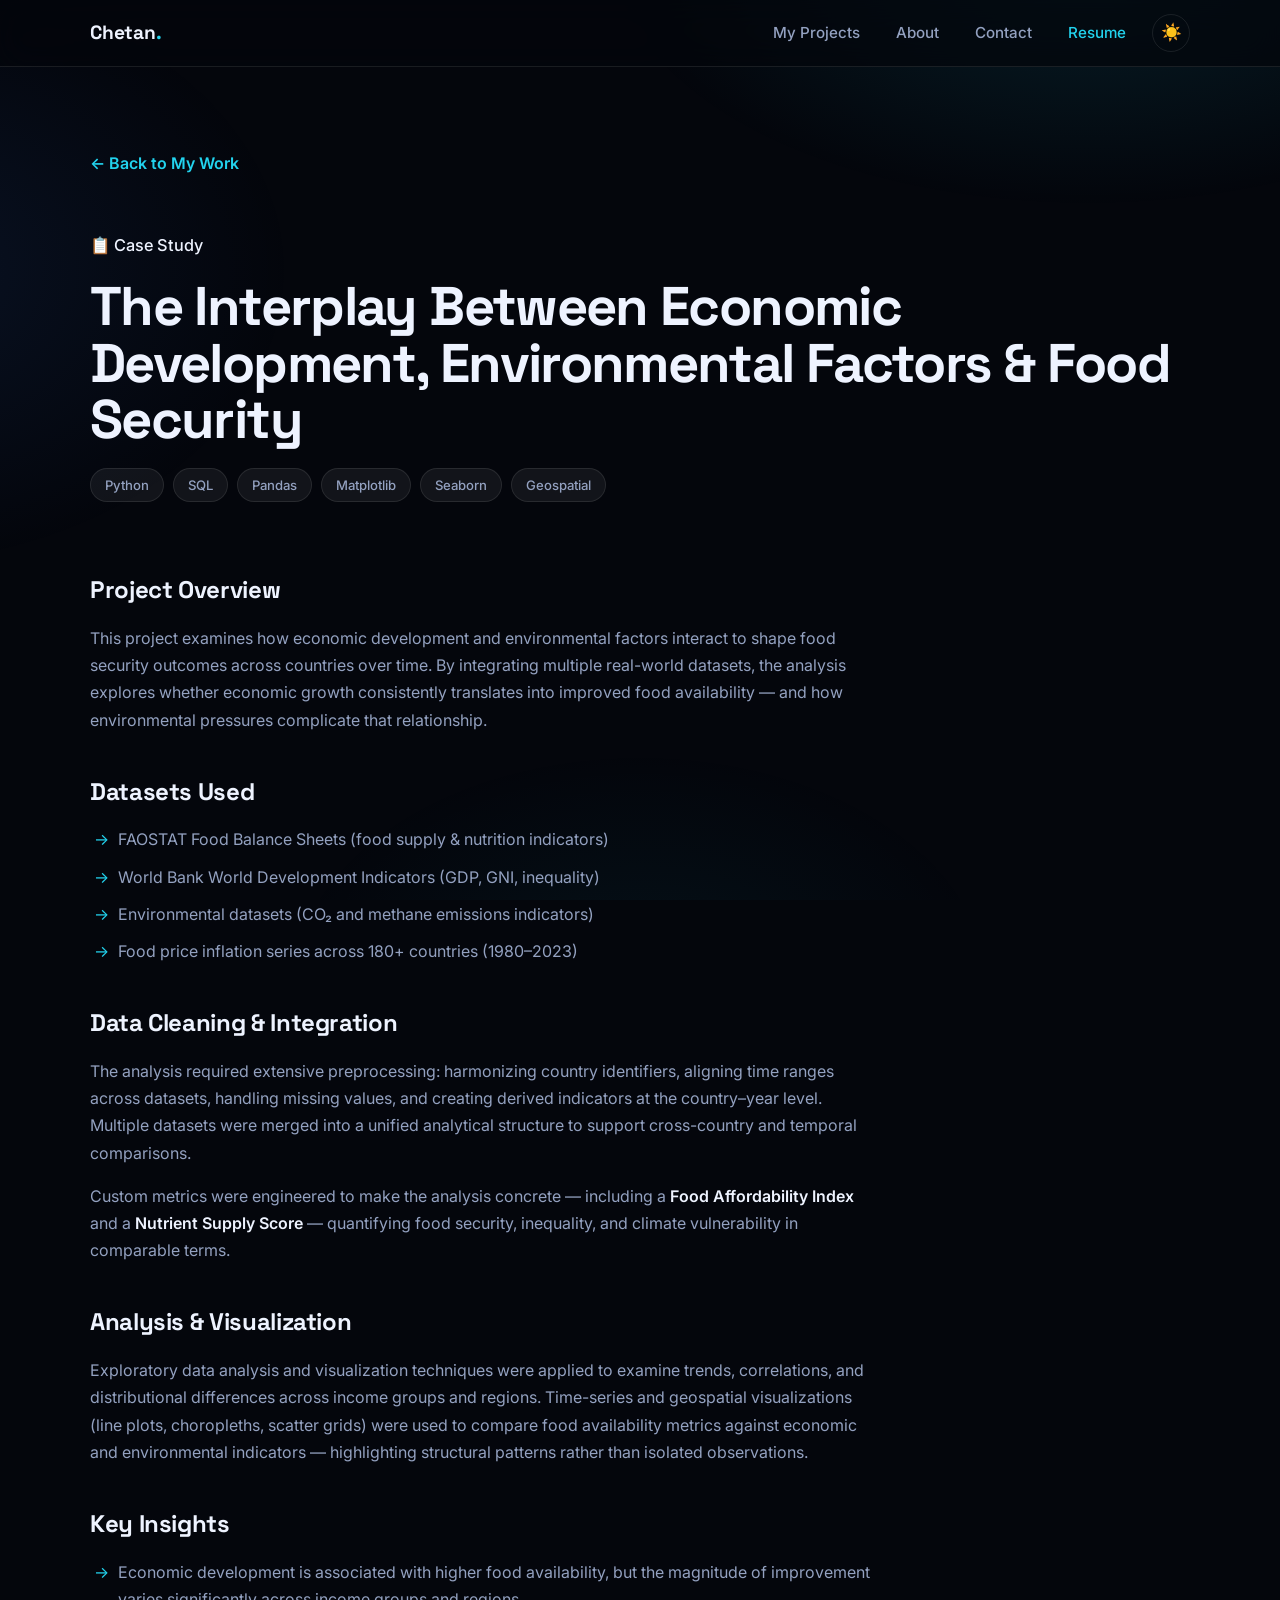
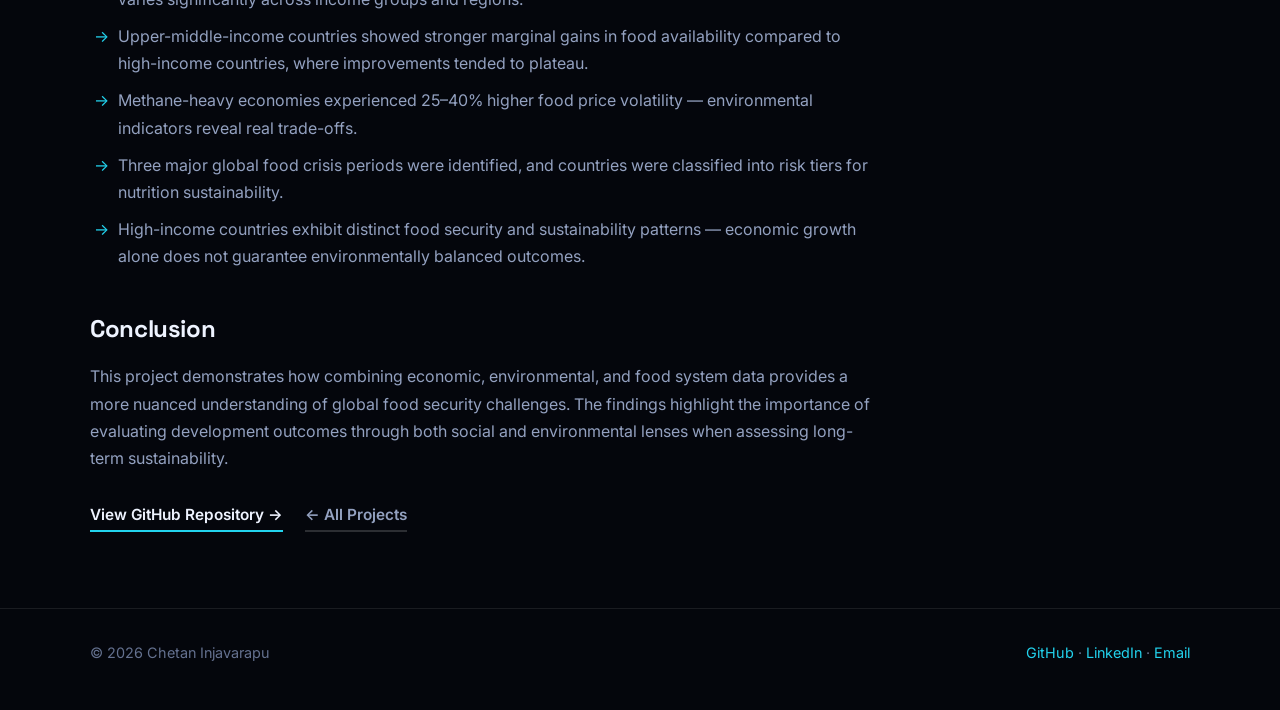
<file: economic-development-food-security.html>
<!DOCTYPE html>
<html lang="en">
<head>
  <meta charset="UTF-8">
  <meta name="viewport" content="width=device-width, initial-scale=1.0">
  <title>Food Security Case Study | Chetan Injavarapu</title>
  <meta name="description" content="Case study: how economic development and environmental factors interact to shape food security outcomes across countries over time.">
  <link rel="icon" href="data:image/svg+xml,<svg xmlns='http://www.w3.org/2000/svg' viewBox='0 0 100 100'><rect width='100' height='100' rx='22' fill='%2304060c'/><text x='50' y='68' font-size='48' text-anchor='middle' fill='%2322d3ee' font-family='sans-serif' font-weight='bold'>C</text></svg>">
  <link rel="preconnect" href="https://fonts.googleapis.com">
  <link rel="preconnect" href="https://fonts.gstatic.com" crossorigin>
  <link href="https://fonts.googleapis.com/css2?family=Inter:wght@400;500;600;700&family=Space+Grotesk:wght@500;700&display=swap" rel="stylesheet">
    <script>try{if(localStorage.getItem('theme')==='light'){document.documentElement.setAttribute('data-theme','light');}}catch(e){}</script>
  <link rel="stylesheet" href="assets/css/style.css?v=21">
</head>
<body>
<div class="birds" aria-hidden="true">
  <span class="bird b1"><svg viewBox="0 0 32 12" xmlns="http://www.w3.org/2000/svg"><path d="M2 10 Q9 2 16 10 Q23 2 30 10" fill="none" stroke="#241812" stroke-width="2.4" stroke-linecap="round"/></svg></span>
  <span class="bird b2"><svg viewBox="0 0 32 12" xmlns="http://www.w3.org/2000/svg"><path d="M2 10 Q9 2 16 10 Q23 2 30 10" fill="none" stroke="#241812" stroke-width="2.4" stroke-linecap="round"/></svg></span>
  <span class="bird b3"><svg viewBox="0 0 32 12" xmlns="http://www.w3.org/2000/svg"><path d="M2 10 Q9 2 16 10 Q23 2 30 10" fill="none" stroke="#241812" stroke-width="2.4" stroke-linecap="round"/></svg></span>
  <span class="bird b4"><svg viewBox="0 0 32 12" xmlns="http://www.w3.org/2000/svg"><path d="M2 10 Q9 2 16 10 Q23 2 30 10" fill="none" stroke="#241812" stroke-width="2.4" stroke-linecap="round"/></svg></span>
  <span class="bird b5"><svg viewBox="0 0 32 12" xmlns="http://www.w3.org/2000/svg"><path d="M2 10 Q9 2 16 10 Q23 2 30 10" fill="none" stroke="#241812" stroke-width="2.4" stroke-linecap="round"/></svg></span>
  <span class="bird b6"><svg viewBox="0 0 32 12" xmlns="http://www.w3.org/2000/svg"><path d="M2 10 Q9 2 16 10 Q23 2 30 10" fill="none" stroke="#241812" stroke-width="2.4" stroke-linecap="round"/></svg></span>
  <span class="bird b7"><svg viewBox="0 0 32 12" xmlns="http://www.w3.org/2000/svg"><path d="M2 10 Q9 2 16 10 Q23 2 30 10" fill="none" stroke="#241812" stroke-width="2.4" stroke-linecap="round"/></svg></span>
  <span class="bird b8"><svg viewBox="0 0 32 12" xmlns="http://www.w3.org/2000/svg"><path d="M2 10 Q9 2 16 10 Q23 2 30 10" fill="none" stroke="#241812" stroke-width="2.4" stroke-linecap="round"/></svg></span>
</div>

<header class="nav">
  <div class="nav-inner">
    <a class="brand" href="index.html#top">Chetan<span>.</span></a>
    <button class="nav-toggle" aria-label="Menu">☰</button>
    <nav class="nav-links">
      <a href="index.html#work">My Projects</a>
      <a href="index.html#about">About</a>
      <a href="index.html#contact">Contact</a>
      <a class="resume-cta" href="resume.html">Resume</a>
    </nav>
    <button class="theme-toggle" id="themeToggle" aria-label="Switch to light mode" title="Switch to light mode">☀️</button>
  </div>
</header>

<main>
  <section class="hero" style="padding-bottom: 24px;">
    <div class="container">
      <a class="back-link" href="projects.html">← Back to My Work</a><br><br>
      <span class="eyebrow reveal">📋 Case Study</span>
      <h1 class="reveal" style="font-size: clamp(2rem, 4.8vw, 3.4rem);">The Interplay Between Economic Development, Environmental Factors &amp; Food Security</h1>
      <div class="tags reveal" style="margin-top: 20px;">
        <span class="tag">Python</span><span class="tag">SQL</span><span class="tag">Pandas</span><span class="tag">Matplotlib</span><span class="tag">Seaborn</span><span class="tag">Geospatial</span>
      </div>
    </div>
  </section>

  <section style="padding-bottom: 76px;">
    <div class="container">
      <div class="case-body reveal">
        <h2>Project Overview</h2>
        <p>This project examines how economic development and environmental factors interact to shape food security outcomes across countries over time. By integrating multiple real-world datasets, the analysis explores whether economic growth consistently translates into improved food availability — and how environmental pressures complicate that relationship.</p>

        <h2>Datasets Used</h2>
        <ul>
          <li>FAOSTAT Food Balance Sheets (food supply &amp; nutrition indicators)</li>
          <li>World Bank World Development Indicators (GDP, GNI, inequality)</li>
          <li>Environmental datasets (CO₂ and methane emissions indicators)</li>
          <li>Food price inflation series across 180+ countries (1980–2023)</li>
        </ul>

        <h2>Data Cleaning &amp; Integration</h2>
        <p>The analysis required extensive preprocessing: harmonizing country identifiers, aligning time ranges across datasets, handling missing values, and creating derived indicators at the country–year level. Multiple datasets were merged into a unified analytical structure to support cross-country and temporal comparisons.</p>
        <p>Custom metrics were engineered to make the analysis concrete — including a <strong>Food Affordability Index</strong> and a <strong>Nutrient Supply Score</strong> — quantifying food security, inequality, and climate vulnerability in comparable terms.</p>

        <h2>Analysis &amp; Visualization</h2>
        <p>Exploratory data analysis and visualization techniques were applied to examine trends, correlations, and distributional differences across income groups and regions. Time-series and geospatial visualizations (line plots, choropleths, scatter grids) were used to compare food availability metrics against economic and environmental indicators — highlighting structural patterns rather than isolated observations.</p>

        <h2>Key Insights</h2>
        <ul>
          <li>Economic development is associated with higher food availability, but the magnitude of improvement varies significantly across income groups and regions.</li>
          <li>Upper-middle-income countries showed stronger marginal gains in food availability compared to high-income countries, where improvements tended to plateau.</li>
          <li>Methane-heavy economies experienced 25–40% higher food price volatility — environmental indicators reveal real trade-offs.</li>
          <li>Three major global food crisis periods were identified, and countries were classified into risk tiers for nutrition sustainability.</li>
          <li>High-income countries exhibit distinct food security and sustainability patterns — economic growth alone does not guarantee environmentally balanced outcomes.</li>
        </ul>

        <h2>Conclusion</h2>
        <p>This project demonstrates how combining economic, environmental, and food system data provides a more nuanced understanding of global food security challenges. The findings highlight the importance of evaluating development outcomes through both social and environmental lenses when assessing long-term sustainability.</p>

        <div class="work-links" style="margin-top: 30px;">
          <a class="text-link" href="https://github.com/chetan-957/Global-Food-Security-Climate-Risk-Analysis" target="_blank" rel="noopener">View GitHub Repository →</a>
          <a class="text-link ghost" href="projects.html">← All Projects</a>
        </div>
      </div>
    </div>
  </section>
</main>

<footer class="site-footer">
  <div class="footer-inner">
    <span>© <span id="year">2026</span> Chetan Injavarapu</span>
    <span>
      <a href="https://github.com/chetan-957" target="_blank" rel="noopener">GitHub</a> ·
      <a href="https://linkedin.com/in/chetaninjavarapu" target="_blank" rel="noopener">LinkedIn</a> ·
      <a href="mailto:injavarapuchetan@gmail.com">Email</a>
    </span>
  </div>
</footer>

<script src="assets/js/main.js?v=3"></script>
</body>
</html>
</file>
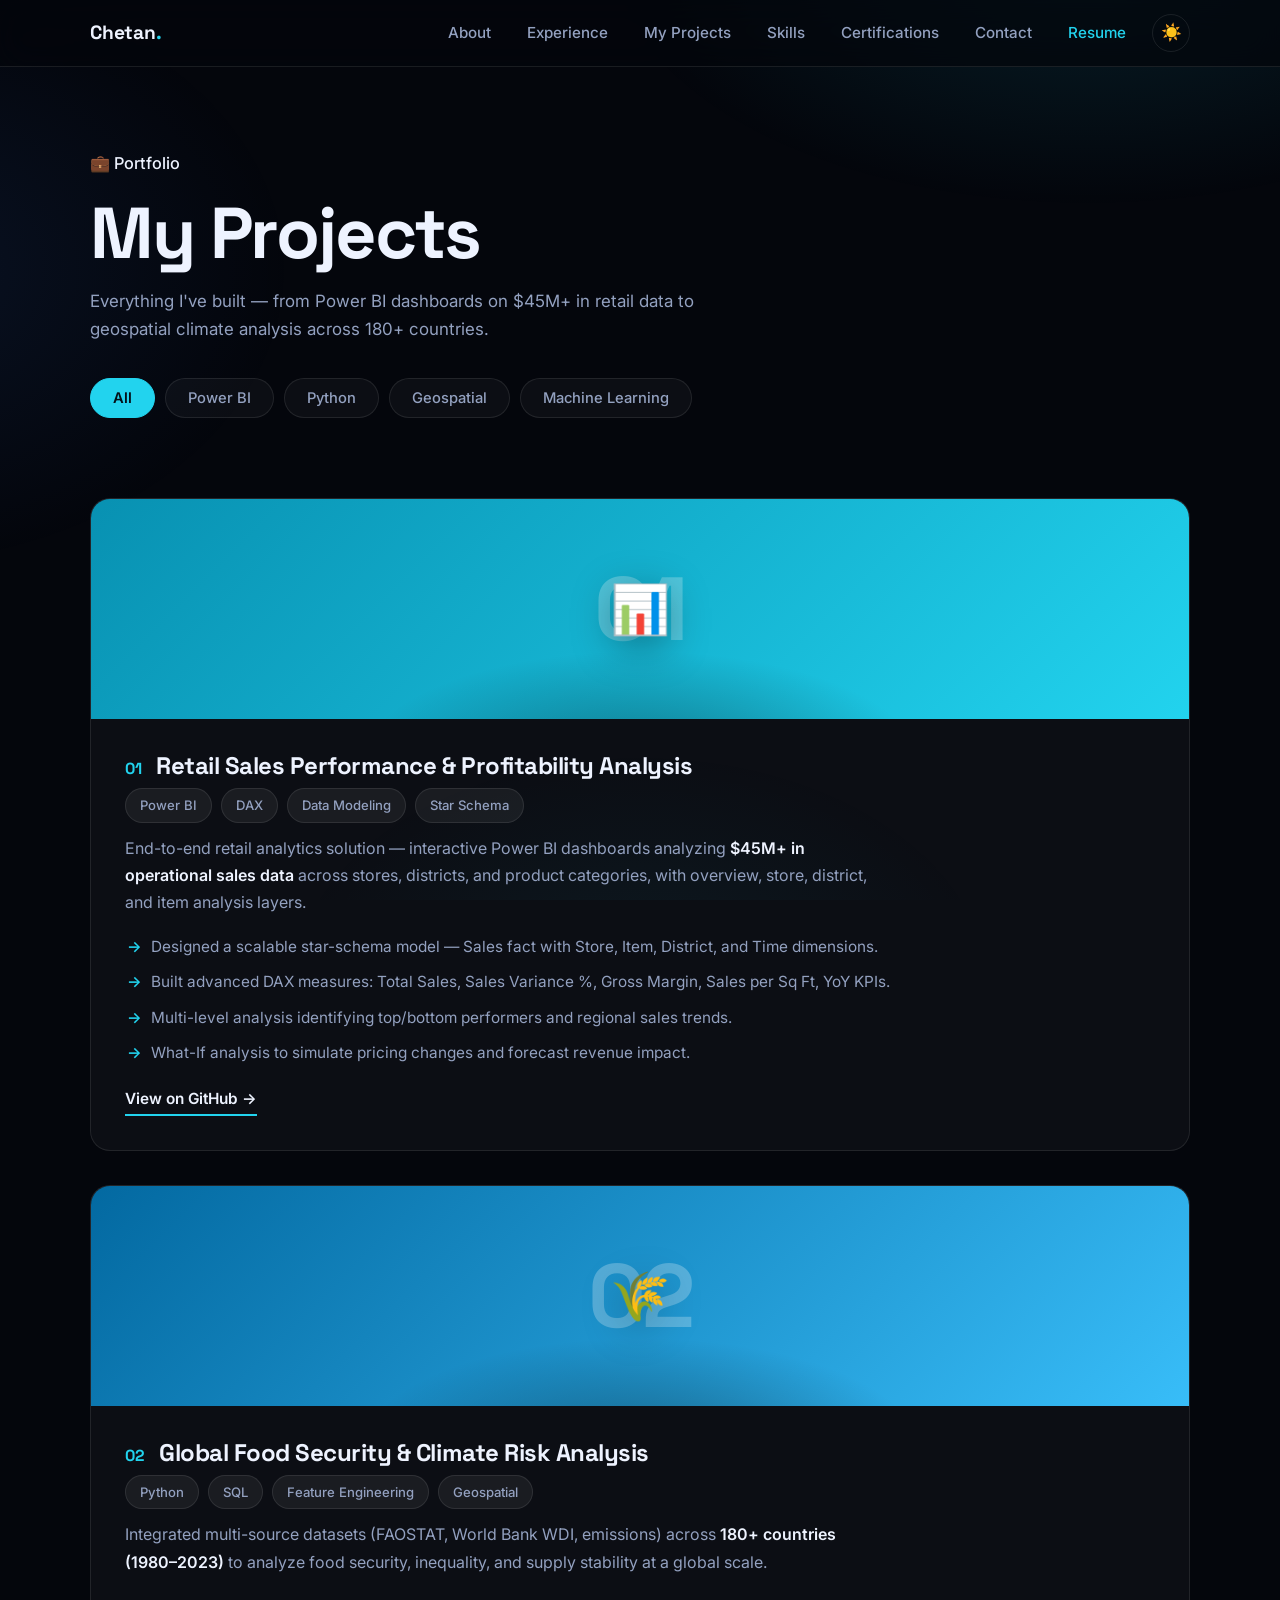
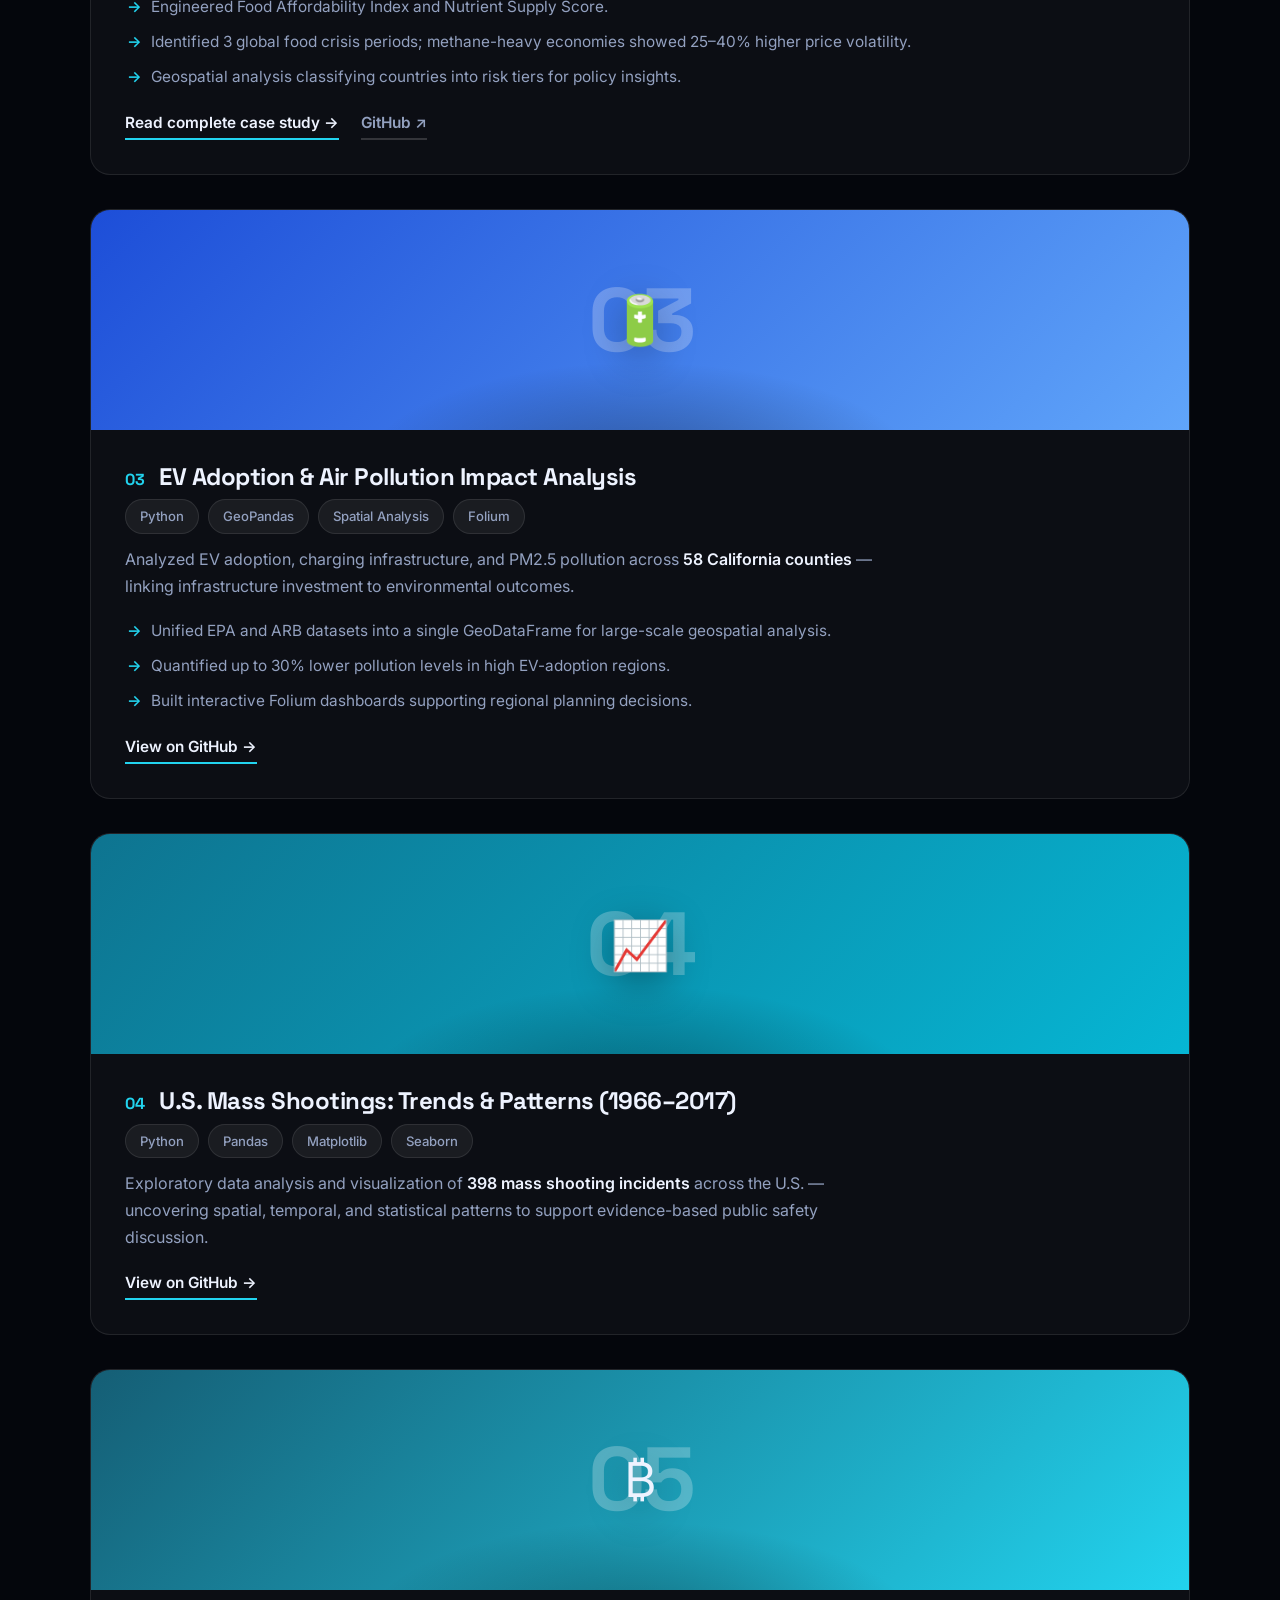
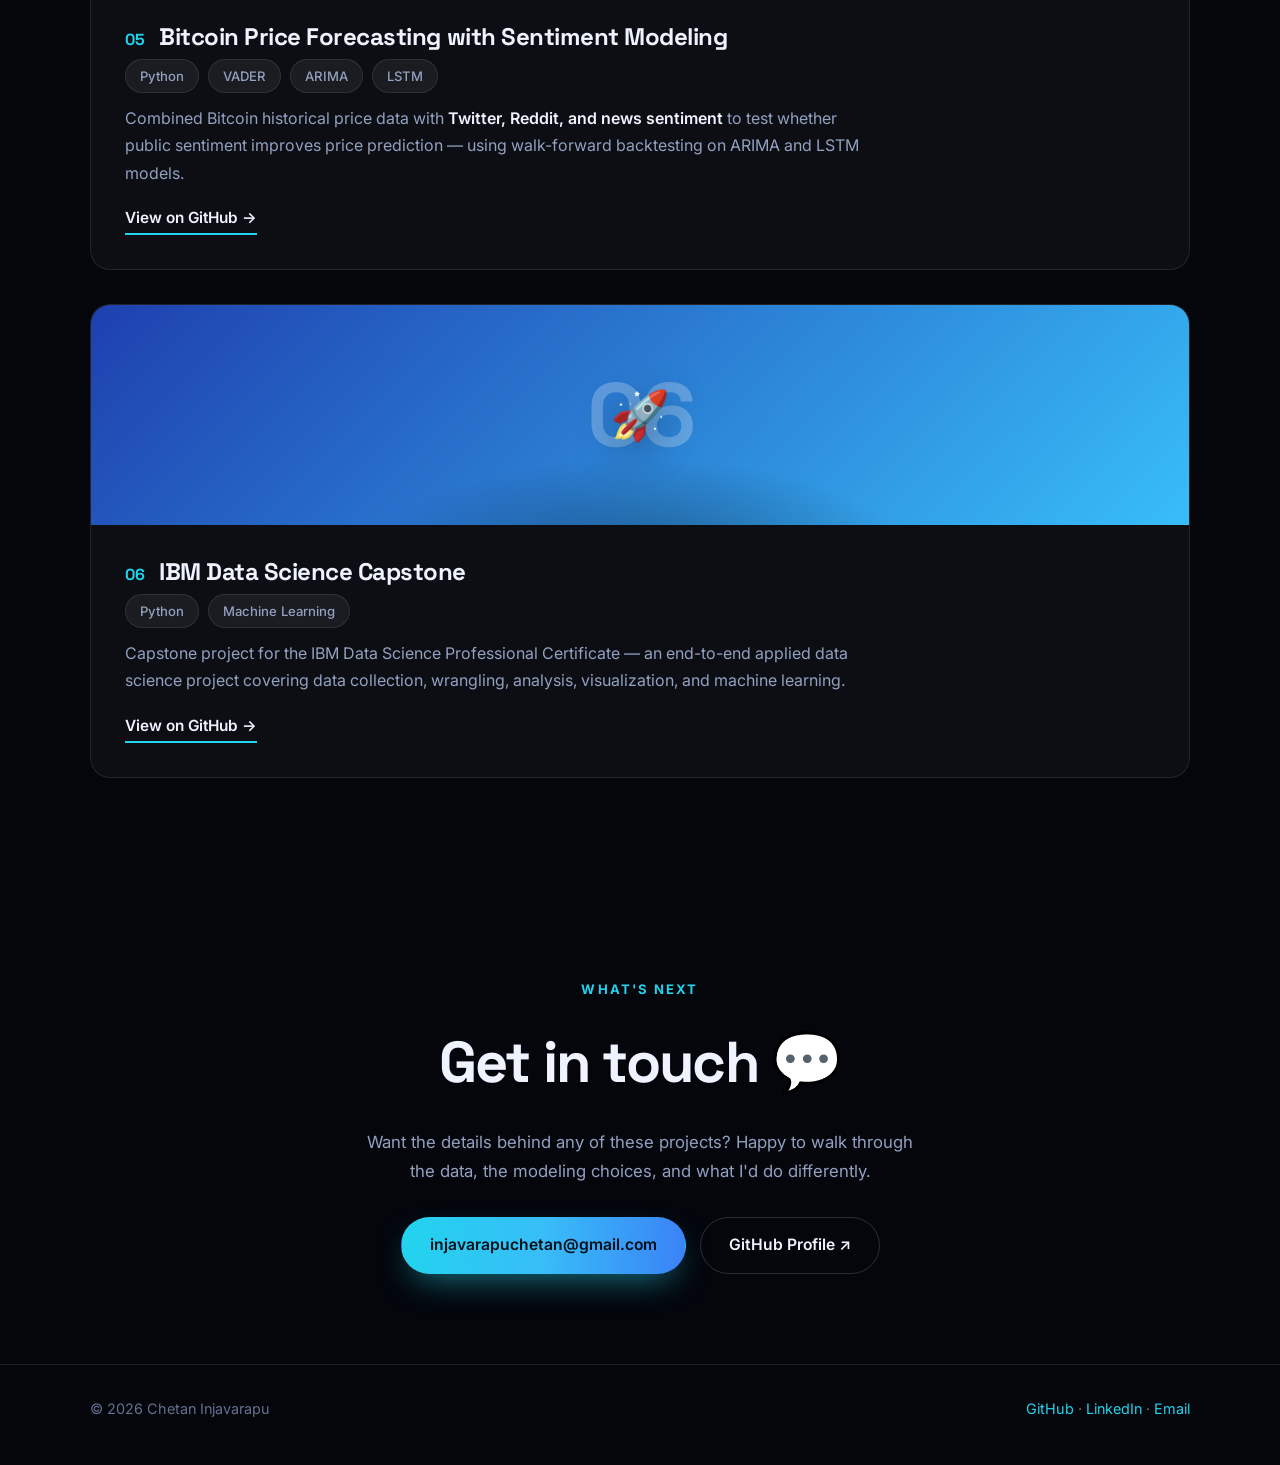
<file: projects.html>
<!DOCTYPE html>
<html lang="en">
<head>
  <meta charset="UTF-8">
  <meta name="viewport" content="width=device-width, initial-scale=1.0">
  <title>My Projects | Chetan Injavarapu</title>
  <meta name="description" content="All data projects by Chetan Injavarapu — Power BI dashboards, geospatial analysis, machine learning, and data visualization.">
  <link rel="icon" href="data:image/svg+xml,<svg xmlns='http://www.w3.org/2000/svg' viewBox='0 0 100 100'><rect width='100' height='100' rx='22' fill='%2304060c'/><text x='50' y='68' font-size='48' text-anchor='middle' fill='%2322d3ee' font-family='sans-serif' font-weight='bold'>C</text></svg>">
  <link rel="preconnect" href="https://fonts.googleapis.com">
  <link rel="preconnect" href="https://fonts.gstatic.com" crossorigin>
  <link href="https://fonts.googleapis.com/css2?family=Inter:wght@400;500;600;700&family=Space+Grotesk:wght@500;700&display=swap" rel="stylesheet">
    <script>try{if(localStorage.getItem('theme')==='light'){document.documentElement.setAttribute('data-theme','light');}}catch(e){}</script>
  <link rel="stylesheet" href="assets/css/style.css?v=21">
</head>
<body>
<div class="birds" aria-hidden="true">
  <span class="bird b1"><svg viewBox="0 0 32 12" xmlns="http://www.w3.org/2000/svg"><path d="M2 10 Q9 2 16 10 Q23 2 30 10" fill="none" stroke="#241812" stroke-width="2.4" stroke-linecap="round"/></svg></span>
  <span class="bird b2"><svg viewBox="0 0 32 12" xmlns="http://www.w3.org/2000/svg"><path d="M2 10 Q9 2 16 10 Q23 2 30 10" fill="none" stroke="#241812" stroke-width="2.4" stroke-linecap="round"/></svg></span>
  <span class="bird b3"><svg viewBox="0 0 32 12" xmlns="http://www.w3.org/2000/svg"><path d="M2 10 Q9 2 16 10 Q23 2 30 10" fill="none" stroke="#241812" stroke-width="2.4" stroke-linecap="round"/></svg></span>
  <span class="bird b4"><svg viewBox="0 0 32 12" xmlns="http://www.w3.org/2000/svg"><path d="M2 10 Q9 2 16 10 Q23 2 30 10" fill="none" stroke="#241812" stroke-width="2.4" stroke-linecap="round"/></svg></span>
  <span class="bird b5"><svg viewBox="0 0 32 12" xmlns="http://www.w3.org/2000/svg"><path d="M2 10 Q9 2 16 10 Q23 2 30 10" fill="none" stroke="#241812" stroke-width="2.4" stroke-linecap="round"/></svg></span>
  <span class="bird b6"><svg viewBox="0 0 32 12" xmlns="http://www.w3.org/2000/svg"><path d="M2 10 Q9 2 16 10 Q23 2 30 10" fill="none" stroke="#241812" stroke-width="2.4" stroke-linecap="round"/></svg></span>
  <span class="bird b7"><svg viewBox="0 0 32 12" xmlns="http://www.w3.org/2000/svg"><path d="M2 10 Q9 2 16 10 Q23 2 30 10" fill="none" stroke="#241812" stroke-width="2.4" stroke-linecap="round"/></svg></span>
  <span class="bird b8"><svg viewBox="0 0 32 12" xmlns="http://www.w3.org/2000/svg"><path d="M2 10 Q9 2 16 10 Q23 2 30 10" fill="none" stroke="#241812" stroke-width="2.4" stroke-linecap="round"/></svg></span>
</div>

<header class="nav">
  <div class="nav-inner">
    <a class="brand" href="index.html#top">Chetan<span>.</span></a>
    <button class="nav-toggle" aria-label="Menu">☰</button>
    <nav class="nav-links">
      <a href="index.html#about">About</a>
      <a href="index.html#experience">Experience</a>
      <a href="index.html#work">My Projects</a>
      <a href="index.html#skills">Skills</a>
      <a href="index.html#certifications">Certifications</a>
      <a href="index.html#contact">Contact</a>
      <a class="resume-cta" href="resume.html">Resume</a>
    </nav>
    <button class="theme-toggle" id="themeToggle" aria-label="Switch to light mode" title="Switch to light mode">☀️</button>
  </div>
</header>

<main>
  <section class="hero" style="padding-bottom: 44px;">
    <div class="container">
      <span class="eyebrow reveal">💼 Portfolio</span>
      <h1 class="reveal">My Projects</h1>
      <p class="lead reveal">Everything I've built — from Power BI dashboards on $45M+ in retail data to geospatial climate analysis across 180+ countries.</p>
      <div class="filter-row reveal">
        <button class="filter-btn active" data-filter="all">All</button>
        <button class="filter-btn" data-filter="powerbi">Power BI</button>
        <button class="filter-btn" data-filter="python">Python</button>
        <button class="filter-btn" data-filter="geospatial">Geospatial</button>
        <button class="filter-btn" data-filter="ml">Machine Learning</button>
      </div>
    </div>
  </section>

  <section style="padding-bottom: 76px;">
    <div class="container">

      <article class="work-item reveal" data-cats="powerbi sql python">
        <div class="work-cover g1"><span class="w-num">01</span><span class="w-emoji">📊</span></div>
        <div class="work-body">
          <div class="work-top"><span class="n">01</span><h3>Retail Sales Performance &amp; Profitability Analysis</h3></div>
          <div class="tags"><span class="tag">Power BI</span><span class="tag">DAX</span><span class="tag">Data Modeling</span><span class="tag">Star Schema</span></div>
          <p>End-to-end retail analytics solution — interactive Power BI dashboards analyzing <strong>$45M+ in operational sales data</strong> across stores, districts, and product categories, with overview, store, district, and item analysis layers.</p>
          <ul class="work-points">
            <li>Designed a scalable star-schema model — Sales fact with Store, Item, District, and Time dimensions.</li>
            <li>Built advanced DAX measures: Total Sales, Sales Variance %, Gross Margin, Sales per Sq Ft, YoY KPIs.</li>
            <li>Multi-level analysis identifying top/bottom performers and regional sales trends.</li>
            <li>What-If analysis to simulate pricing changes and forecast revenue impact.</li>
          </ul>
          <div class="work-links">
            <a class="text-link" href="https://github.com/chetan-957/Retail-Sales-Performance-Profitability-Analysis" target="_blank" rel="noopener">View on GitHub →</a>
          </div>
        </div>
      </article>

      <article class="work-item reveal" data-cats="python sql geospatial">
        <div class="work-cover g2"><span class="w-num">02</span><span class="w-emoji">🌾</span></div>
        <div class="work-body">
          <div class="work-top"><span class="n">02</span><h3>Global Food Security &amp; Climate Risk Analysis</h3></div>
          <div class="tags"><span class="tag">Python</span><span class="tag">SQL</span><span class="tag">Feature Engineering</span><span class="tag">Geospatial</span></div>
          <p>Integrated multi-source datasets (FAOSTAT, World Bank WDI, emissions) across <strong>180+ countries (1980–2023)</strong> to analyze food security, inequality, and supply stability at a global scale.</p>
          <ul class="work-points">
            <li>Engineered Food Affordability Index and Nutrient Supply Score.</li>
            <li>Identified 3 global food crisis periods; methane-heavy economies showed 25–40% higher price volatility.</li>
            <li>Geospatial analysis classifying countries into risk tiers for policy insights.</li>
          </ul>
          <div class="work-links">
            <a class="text-link" href="economic-development-food-security.html">Read complete case study →</a>
            <a class="text-link ghost" href="https://github.com/chetan-957/Global-Food-Security-Climate-Risk-Analysis" target="_blank" rel="noopener">GitHub ↗</a>
          </div>
        </div>
      </article>

      <article class="work-item reveal" data-cats="python geospatial">
        <div class="work-cover g3"><span class="w-num">03</span><span class="w-emoji">🔋</span></div>
        <div class="work-body">
          <div class="work-top"><span class="n">03</span><h3>EV Adoption &amp; Air Pollution Impact Analysis</h3></div>
          <div class="tags"><span class="tag">Python</span><span class="tag">GeoPandas</span><span class="tag">Spatial Analysis</span><span class="tag">Folium</span></div>
          <p>Analyzed EV adoption, charging infrastructure, and PM2.5 pollution across <strong>58 California counties</strong> — linking infrastructure investment to environmental outcomes.</p>
          <ul class="work-points">
            <li>Unified EPA and ARB datasets into a single GeoDataFrame for large-scale geospatial analysis.</li>
            <li>Quantified up to 30% lower pollution levels in high EV-adoption regions.</li>
            <li>Built interactive Folium dashboards supporting regional planning decisions.</li>
          </ul>
          <div class="work-links">
            <a class="text-link" href="https://github.com/chetan-957/EV-Adoption-Air-Pollution-Impact-Analysis-California-" target="_blank" rel="noopener">View on GitHub →</a>
          </div>
        </div>
      </article>

      <article class="work-item reveal" data-cats="python">
        <div class="work-cover g4"><span class="w-num">04</span><span class="w-emoji">📈</span></div>
        <div class="work-body">
          <div class="work-top"><span class="n">04</span><h3>U.S. Mass Shootings: Trends &amp; Patterns (1966–2017)</h3></div>
          <div class="tags"><span class="tag">Python</span><span class="tag">Pandas</span><span class="tag">Matplotlib</span><span class="tag">Seaborn</span></div>
          <p>Exploratory data analysis and visualization of <strong>398 mass shooting incidents</strong> across the U.S. — uncovering spatial, temporal, and statistical patterns to support evidence-based public safety discussion.</p>
          <div class="work-links">
            <a class="text-link" href="https://github.com/chetan-957/Analyzing-Trends-and-Patterns-in-U.S.-Mass-Shootings-1966-Present-Using-Data-Visualization" target="_blank" rel="noopener">View on GitHub →</a>
          </div>
        </div>
      </article>

      <article class="work-item reveal" data-cats="python ml">
        <div class="work-cover g5"><span class="w-num">05</span><span class="w-emoji">₿</span></div>
        <div class="work-body">
          <div class="work-top"><span class="n">05</span><h3>Bitcoin Price Forecasting with Sentiment Modeling</h3></div>
          <div class="tags"><span class="tag">Python</span><span class="tag">VADER</span><span class="tag">ARIMA</span><span class="tag">LSTM</span></div>
          <p>Combined Bitcoin historical price data with <strong>Twitter, Reddit, and news sentiment</strong> to test whether public sentiment improves price prediction — using walk-forward backtesting on ARIMA and LSTM models.</p>
          <div class="work-links">
            <a class="text-link" href="https://github.com/chetan-957/Bitcoin-Price-Forecasting-with-Sentiment-Modeling" target="_blank" rel="noopener">View on GitHub →</a>
          </div>
        </div>
      </article>

      <article class="work-item reveal" data-cats="python ml">
        <div class="work-cover g6"><span class="w-num">06</span><span class="w-emoji">🚀</span></div>
        <div class="work-body">
          <div class="work-top"><span class="n">06</span><h3>IBM Data Science Capstone</h3></div>
          <div class="tags"><span class="tag">Python</span><span class="tag">Machine Learning</span></div>
          <p>Capstone project for the IBM Data Science Professional Certificate — an end-to-end applied data science project covering data collection, wrangling, analysis, visualization, and machine learning.</p>
          <div class="work-links">
            <a class="text-link" href="https://github.com/chetan-957/IBM-Capstone" target="_blank" rel="noopener">View on GitHub →</a>
          </div>
        </div>
      </article>

    </div>
  </section>

  <section>
    <div class="container">
      <div class="contact-cta reveal">
        <div class="kicker">What's next</div>
        <h2>Get in touch 💬</h2>
        <p>Want the details behind any of these projects? Happy to walk through the data, the modeling choices, and what I'd do differently.</p>
        <div class="btn-row">
          <a class="btn btn-primary" href="mailto:injavarapuchetan@gmail.com">injavarapuchetan@gmail.com</a>
          <a class="btn btn-ghost" href="https://github.com/chetan-957" target="_blank" rel="noopener">GitHub Profile ↗</a>
        </div>
      </div>
    </div>
  </section>
</main>

<footer class="site-footer">
  <div class="footer-inner">
    <span>© <span id="year">2026</span> Chetan Injavarapu</span>
    <span>
      <a href="https://github.com/chetan-957" target="_blank" rel="noopener">GitHub</a> ·
      <a href="https://linkedin.com/in/chetaninjavarapu" target="_blank" rel="noopener">LinkedIn</a> ·
      <a href="mailto:injavarapuchetan@gmail.com">Email</a>
    </span>
  </div>
</footer>

<script src="assets/js/main.js?v=3"></script>
</body>
</html>
</file>
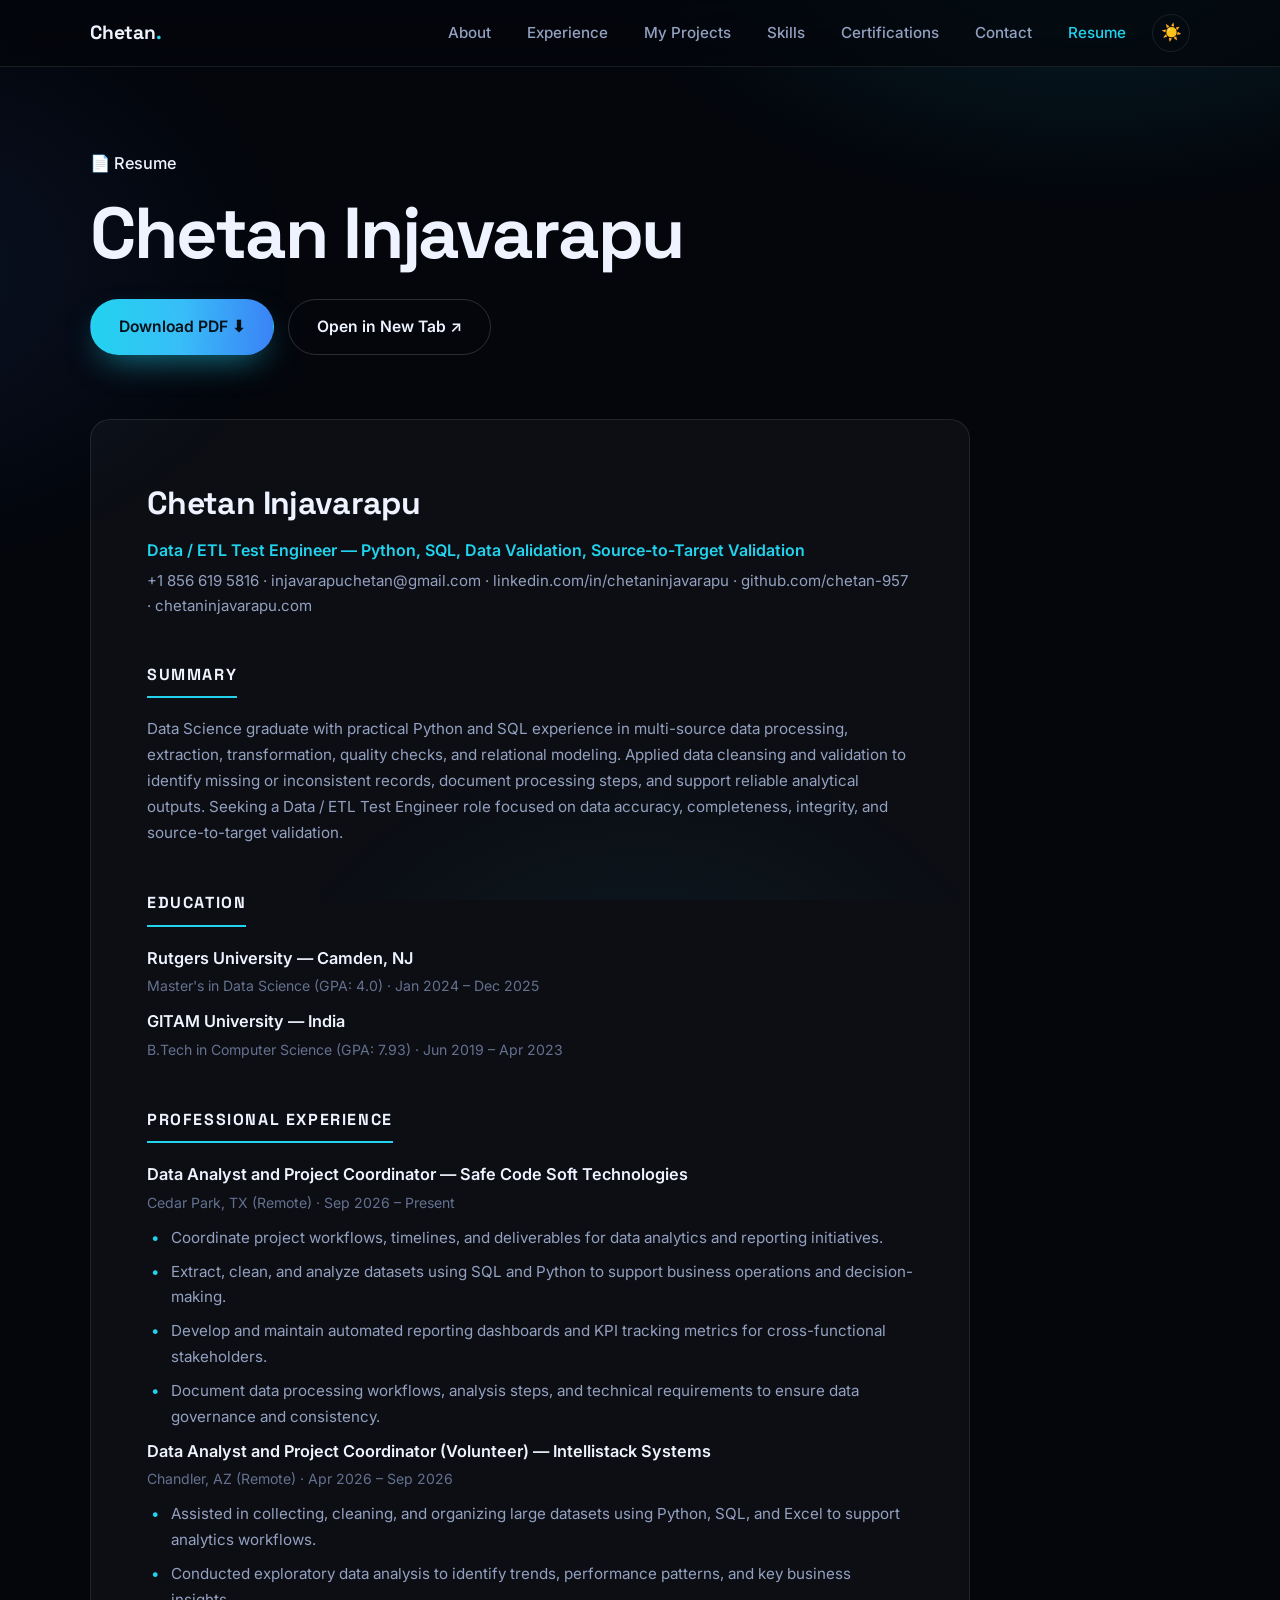
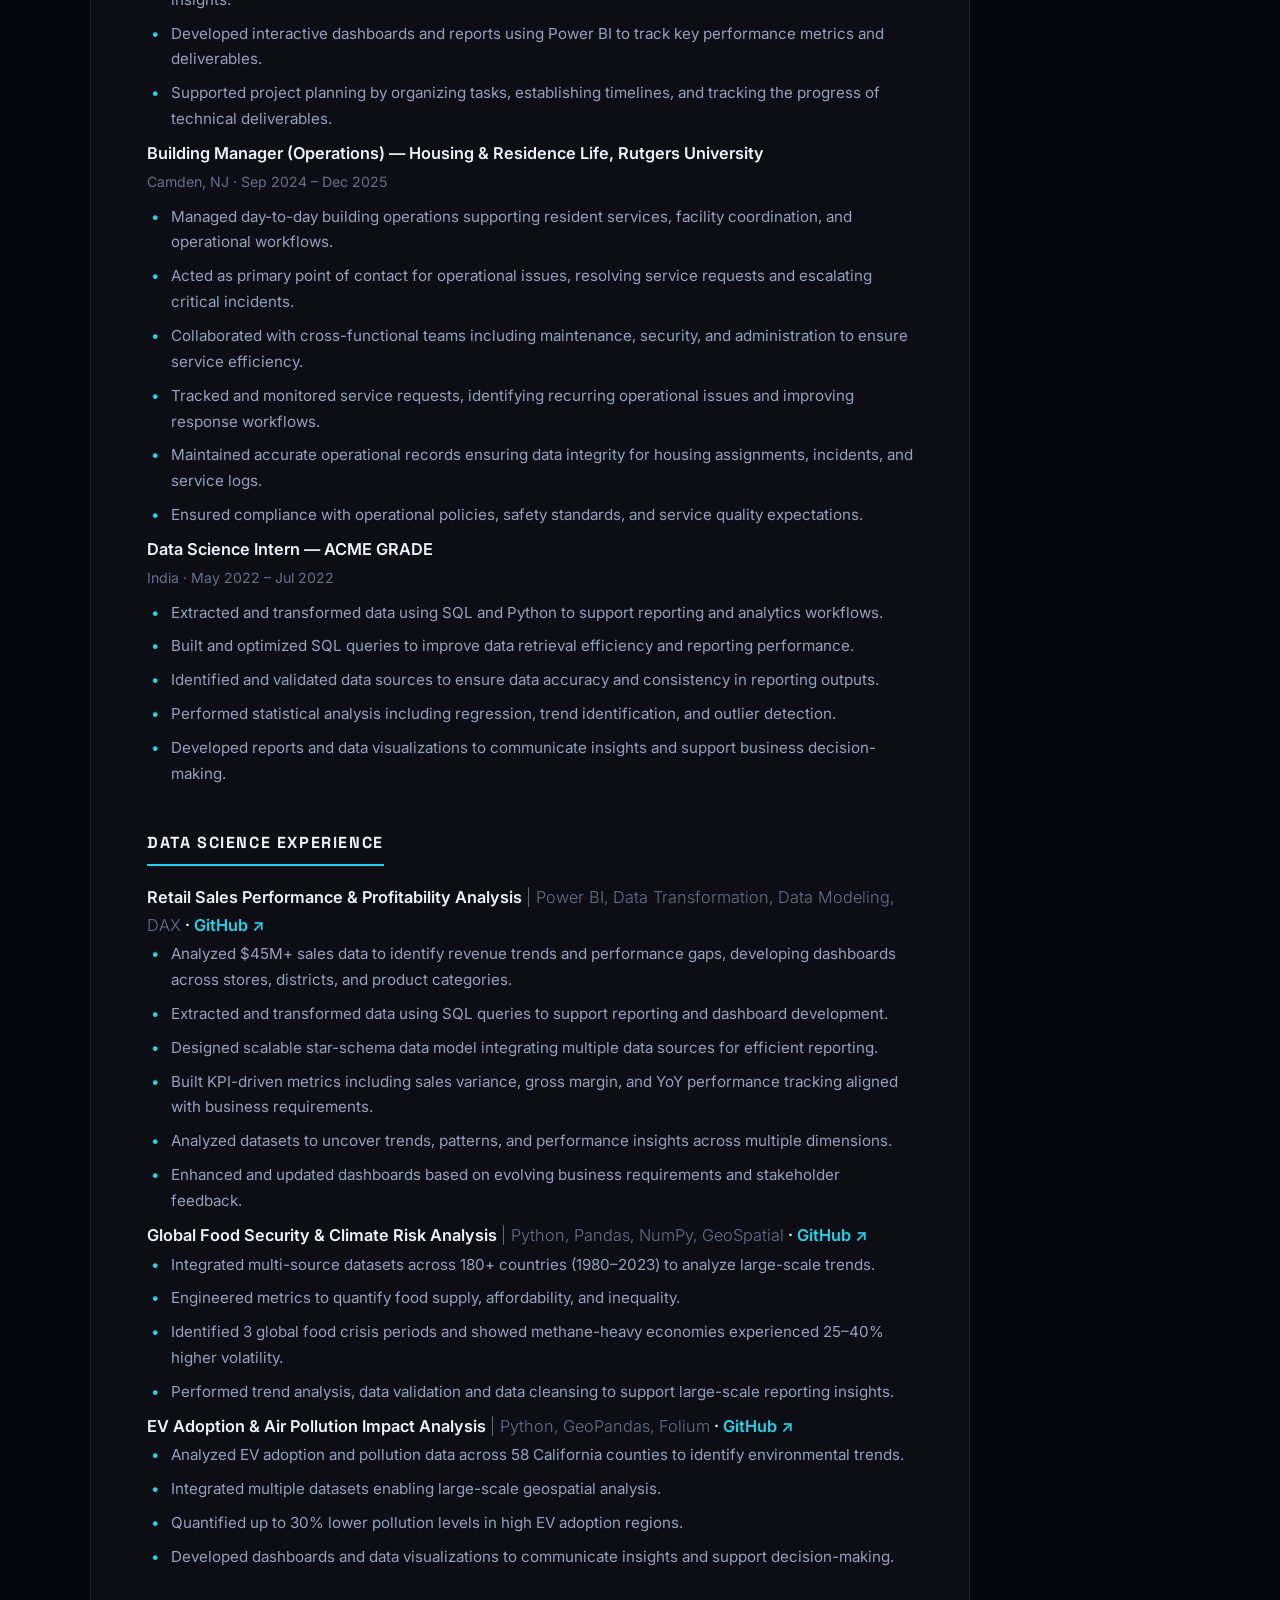
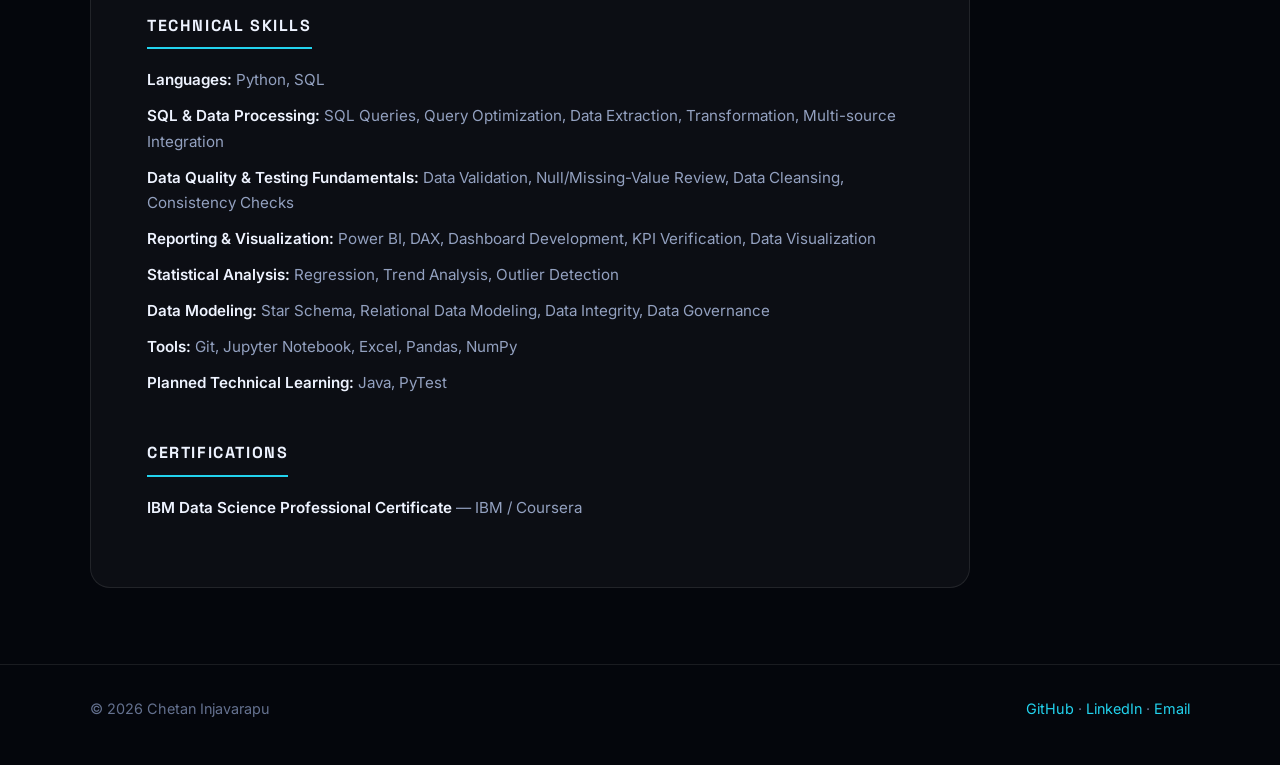
<file: resume.html>
<!DOCTYPE html>
<html lang="en">
<head>
  <meta charset="UTF-8">
  <meta name="viewport" content="width=device-width, initial-scale=1.0">
  <title>Resume | Chetan Injavarapu</title>
  <meta name="description" content="Resume of Chetan Injavarapu — Data Analyst. View online or download the PDF.">
  <link rel="icon" href="data:image/svg+xml,<svg xmlns='http://www.w3.org/2000/svg' viewBox='0 0 100 100'><rect width='100' height='100' rx='22' fill='%2304060c'/><text x='50' y='68' font-size='48' text-anchor='middle' fill='%2322d3ee' font-family='sans-serif' font-weight='bold'>C</text></svg>">
  <link rel="preconnect" href="https://fonts.googleapis.com">
  <link rel="preconnect" href="https://fonts.gstatic.com" crossorigin>
  <link href="https://fonts.googleapis.com/css2?family=Inter:wght@400;500;600;700&family=Space+Grotesk:wght@500;700&display=swap" rel="stylesheet">
    <script>try{if(localStorage.getItem('theme')==='light'){document.documentElement.setAttribute('data-theme','light');}}catch(e){}</script>
  <link rel="stylesheet" href="assets/css/style.css?v=21">
</head>
<body>
<div class="birds" aria-hidden="true">
  <span class="bird b1"><svg viewBox="0 0 32 12" xmlns="http://www.w3.org/2000/svg"><path d="M2 10 Q9 2 16 10 Q23 2 30 10" fill="none" stroke="#241812" stroke-width="2.4" stroke-linecap="round"/></svg></span>
  <span class="bird b2"><svg viewBox="0 0 32 12" xmlns="http://www.w3.org/2000/svg"><path d="M2 10 Q9 2 16 10 Q23 2 30 10" fill="none" stroke="#241812" stroke-width="2.4" stroke-linecap="round"/></svg></span>
  <span class="bird b3"><svg viewBox="0 0 32 12" xmlns="http://www.w3.org/2000/svg"><path d="M2 10 Q9 2 16 10 Q23 2 30 10" fill="none" stroke="#241812" stroke-width="2.4" stroke-linecap="round"/></svg></span>
  <span class="bird b4"><svg viewBox="0 0 32 12" xmlns="http://www.w3.org/2000/svg"><path d="M2 10 Q9 2 16 10 Q23 2 30 10" fill="none" stroke="#241812" stroke-width="2.4" stroke-linecap="round"/></svg></span>
  <span class="bird b5"><svg viewBox="0 0 32 12" xmlns="http://www.w3.org/2000/svg"><path d="M2 10 Q9 2 16 10 Q23 2 30 10" fill="none" stroke="#241812" stroke-width="2.4" stroke-linecap="round"/></svg></span>
  <span class="bird b6"><svg viewBox="0 0 32 12" xmlns="http://www.w3.org/2000/svg"><path d="M2 10 Q9 2 16 10 Q23 2 30 10" fill="none" stroke="#241812" stroke-width="2.4" stroke-linecap="round"/></svg></span>
  <span class="bird b7"><svg viewBox="0 0 32 12" xmlns="http://www.w3.org/2000/svg"><path d="M2 10 Q9 2 16 10 Q23 2 30 10" fill="none" stroke="#241812" stroke-width="2.4" stroke-linecap="round"/></svg></span>
  <span class="bird b8"><svg viewBox="0 0 32 12" xmlns="http://www.w3.org/2000/svg"><path d="M2 10 Q9 2 16 10 Q23 2 30 10" fill="none" stroke="#241812" stroke-width="2.4" stroke-linecap="round"/></svg></span>
</div>

<header class="nav">
  <div class="nav-inner">
    <a class="brand" href="index.html#top">Chetan<span>.</span></a>
    <button class="nav-toggle" aria-label="Menu">☰</button>
    <nav class="nav-links">
      <a href="index.html#about">About</a>
      <a href="index.html#experience">Experience</a>
      <a href="index.html#work">My Projects</a>
      <a href="index.html#skills">Skills</a>
      <a href="index.html#certifications">Certifications</a>
      <a href="index.html#contact">Contact</a>
      <a class="resume-cta" href="resume.html">Resume</a>
    </nav>
    <button class="theme-toggle" id="themeToggle" aria-label="Switch to light mode" title="Switch to light mode">☀️</button>
  </div>
</header>

<main>
  <section class="hero" style="padding-bottom: 20px;">
    <div class="container">
      <span class="eyebrow reveal">📄 Resume</span>
      <h1 class="reveal">Chetan Injavarapu</h1>
      <div class="resume-actions reveal">
        <a class="btn btn-primary" href="Resume.pdf" download>Download PDF ⬇</a>
        <a class="btn btn-ghost" href="Resume.pdf" target="_blank" rel="noopener">Open in New Tab ↗</a>
      </div>
    </div>
  </section>

  <section style="padding-bottom: 76px;">
    <div class="container">
      <div class="resume-doc reveal">
        <h1>Chetan Injavarapu</h1>
        <div class="r-sub">Data / ETL Test Engineer — Python, SQL, Data Validation, Source-to-Target Validation</div>
        <div class="r-contact">
          +1 856 619 5816 · <a href="mailto:injavarapuchetan@gmail.com">injavarapuchetan@gmail.com</a> ·
          <a href="https://linkedin.com/in/chetaninjavarapu" target="_blank" rel="noopener">linkedin.com/in/chetaninjavarapu</a> ·
          <a href="https://github.com/chetan-957" target="_blank" rel="noopener">github.com/chetan-957</a> ·
          <a href="https://chetaninjavarapu.com" target="_blank" rel="noopener">chetaninjavarapu.com</a>
        </div>

        <h2>Summary</h2>
        <p class="r-skill-line">Data Science graduate with practical Python and SQL experience in multi-source data processing, extraction, transformation, quality checks, and relational modeling. Applied data cleansing and validation to identify missing or inconsistent records, document processing steps, and support reliable analytical outputs. Seeking a Data / ETL Test Engineer role focused on data accuracy, completeness, integrity, and source-to-target validation.</p>

        <h2>Education</h2>
        <h3>Rutgers University — Camden, NJ</h3>
        <div class="r-meta">Master's in Data Science (GPA: 4.0) · Jan 2024 – Dec 2025</div>
        <h3>GITAM University — India</h3>
        <div class="r-meta">B.Tech in Computer Science (GPA: 7.93) · Jun 2019 – Apr 2023</div>

        <h2>Professional Experience</h2>
        <h3>Data Analyst and Project Coordinator — Safe Code Soft Technologies</h3>
        <div class="r-meta">Cedar Park, TX (Remote) · Sep 2026 – Present</div>
        <ul>
          <li>Coordinate project workflows, timelines, and deliverables for data analytics and reporting initiatives.</li>
          <li>Extract, clean, and analyze datasets using SQL and Python to support business operations and decision-making.</li>
          <li>Develop and maintain automated reporting dashboards and KPI tracking metrics for cross-functional stakeholders.</li>
          <li>Document data processing workflows, analysis steps, and technical requirements to ensure data governance and consistency.</li>
        </ul>
        <h3>Data Analyst and Project Coordinator (Volunteer) — Intellistack Systems</h3>
        <div class="r-meta">Chandler, AZ (Remote) · Apr 2026 – Sep 2026</div>
        <ul>
          <li>Assisted in collecting, cleaning, and organizing large datasets using Python, SQL, and Excel to support analytics workflows.</li>
          <li>Conducted exploratory data analysis to identify trends, performance patterns, and key business insights.</li>
          <li>Developed interactive dashboards and reports using Power BI to track key performance metrics and deliverables.</li>
          <li>Supported project planning by organizing tasks, establishing timelines, and tracking the progress of technical deliverables.</li>
        </ul>
        <h3>Building Manager (Operations) — Housing &amp; Residence Life, Rutgers University</h3>
        <div class="r-meta">Camden, NJ · Sep 2024 – Dec 2025</div>
        <ul>
          <li>Managed day-to-day building operations supporting resident services, facility coordination, and operational workflows.</li>
          <li>Acted as primary point of contact for operational issues, resolving service requests and escalating critical incidents.</li>
          <li>Collaborated with cross-functional teams including maintenance, security, and administration to ensure service efficiency.</li>
          <li>Tracked and monitored service requests, identifying recurring operational issues and improving response workflows.</li>
          <li>Maintained accurate operational records ensuring data integrity for housing assignments, incidents, and service logs.</li>
          <li>Ensured compliance with operational policies, safety standards, and service quality expectations.</li>
        </ul>
        <h3>Data Science Intern — ACME GRADE</h3>
        <div class="r-meta">India · May 2022 – Jul 2022</div>
        <ul>
          <li>Extracted and transformed data using SQL and Python to support reporting and analytics workflows.</li>
          <li>Built and optimized SQL queries to improve data retrieval efficiency and reporting performance.</li>
          <li>Identified and validated data sources to ensure data accuracy and consistency in reporting outputs.</li>
          <li>Performed statistical analysis including regression, trend identification, and outlier detection.</li>
          <li>Developed reports and data visualizations to communicate insights and support business decision-making.</li>
        </ul>

        <h2>Data Science Experience</h2>
        <h3>Retail Sales Performance &amp; Profitability Analysis <span style="color:var(--muted-2);font-weight:300;">| Power BI, Data Transformation, Data Modeling, DAX</span> · <a href="https://github.com/chetan-957/Retail-Sales-Performance-Profitability-Analysis" target="_blank" rel="noopener">GitHub ↗</a></h3>
        <ul>
          <li>Analyzed $45M+ sales data to identify revenue trends and performance gaps, developing dashboards across stores, districts, and product categories.</li>
          <li>Extracted and transformed data using SQL queries to support reporting and dashboard development.</li>
          <li>Designed scalable star-schema data model integrating multiple data sources for efficient reporting.</li>
          <li>Built KPI-driven metrics including sales variance, gross margin, and YoY performance tracking aligned with business requirements.</li>
          <li>Analyzed datasets to uncover trends, patterns, and performance insights across multiple dimensions.</li>
          <li>Enhanced and updated dashboards based on evolving business requirements and stakeholder feedback.</li>
        </ul>
        <h3>Global Food Security &amp; Climate Risk Analysis <span style="color:var(--muted-2);font-weight:300;">| Python, Pandas, NumPy, GeoSpatial</span> · <a href="https://github.com/chetan-957/Global-Food-Security-Climate-Risk-Analysis" target="_blank" rel="noopener">GitHub ↗</a></h3>
        <ul>
          <li>Integrated multi-source datasets across 180+ countries (1980–2023) to analyze large-scale trends.</li>
          <li>Engineered metrics to quantify food supply, affordability, and inequality.</li>
          <li>Identified 3 global food crisis periods and showed methane-heavy economies experienced 25–40% higher volatility.</li>
          <li>Performed trend analysis, data validation and data cleansing to support large-scale reporting insights.</li>
        </ul>
        <h3>EV Adoption &amp; Air Pollution Impact Analysis <span style="color:var(--muted-2);font-weight:300;">| Python, GeoPandas, Folium</span> · <a href="https://github.com/chetan-957/EV-Adoption-Air-Pollution-Impact-Analysis-California-" target="_blank" rel="noopener">GitHub ↗</a></h3>
        <ul>
          <li>Analyzed EV adoption and pollution data across 58 California counties to identify environmental trends.</li>
          <li>Integrated multiple datasets enabling large-scale geospatial analysis.</li>
          <li>Quantified up to 30% lower pollution levels in high EV adoption regions.</li>
          <li>Developed dashboards and data visualizations to communicate insights and support decision-making.</li>
        </ul>

        <h2>Technical Skills</h2>
        <p class="r-skill-line"><strong>Languages:</strong> Python, SQL</p>
        <p class="r-skill-line"><strong>SQL &amp; Data Processing:</strong> SQL Queries, Query Optimization, Data Extraction, Transformation, Multi-source Integration</p>
        <p class="r-skill-line"><strong>Data Quality &amp; Testing Fundamentals:</strong> Data Validation, Null/Missing-Value Review, Data Cleansing, Consistency Checks</p>
        <p class="r-skill-line"><strong>Reporting &amp; Visualization:</strong> Power BI, DAX, Dashboard Development, KPI Verification, Data Visualization</p>
        <p class="r-skill-line"><strong>Statistical Analysis:</strong> Regression, Trend Analysis, Outlier Detection</p>
        <p class="r-skill-line"><strong>Data Modeling:</strong> Star Schema, Relational Data Modeling, Data Integrity, Data Governance</p>
        <p class="r-skill-line"><strong>Tools:</strong> Git, Jupyter Notebook, Excel, Pandas, NumPy</p>
        <p class="r-skill-line"><strong>Planned Technical Learning:</strong> Java, PyTest</p>

        <h2>Certifications</h2>
        <p class="r-skill-line"><strong>IBM Data Science Professional Certificate</strong> — IBM / Coursera</p>
      </div>
    </div>
  </section>
</main>

<footer class="site-footer">
  <div class="footer-inner">
    <span>© <span id="year">2026</span> Chetan Injavarapu</span>
    <span>
      <a href="https://github.com/chetan-957" target="_blank" rel="noopener">GitHub</a> ·
      <a href="https://linkedin.com/in/chetaninjavarapu" target="_blank" rel="noopener">LinkedIn</a> ·
      <a href="mailto:injavarapuchetan@gmail.com">Email</a>
    </span>
  </div>
</footer>

<script src="assets/js/main.js?v=3"></script>
</body>
</html>
</file>
<file: assets/css/style.css>
/* ============================================================
   Chetan Injavarapu — Portfolio
   Black + cyan-blue theme · Space Grotesk + Inter
   Interactive 3D polyhedron hero · no terminal/code look
   ============================================================ */

:root {
  --bg: #04060c;
  --bg-soft: #080b15;
  --surface: rgba(255, 255, 255, 0.035);
  --surface-2: rgba(255, 255, 255, 0.06);
  --border: rgba(255, 255, 255, 0.09);
  --border-strong: rgba(255, 255, 255, 0.16);
  --text: #eef3ff;
  --muted: #93a1c0;
  --muted-2: #64718f;
  --cyan: #22d3ee;
  --blue: #3b82f6;
  --sky: #38bdf8;
  --accent: #22d3ee;
  --accent-soft: rgba(34, 211, 238, 0.1);
  --grad: linear-gradient(92deg, #22d3ee, #38bdf8, #3b82f6);
  --radius: 20px;
  --radius-sm: 12px;
  --shadow: 0 24px 60px -20px rgba(0, 0, 0, 0.8);
  --font-body: "Inter", -apple-system, BlinkMacSystemFont, "Segoe UI", sans-serif;
  --font-display: "Space Grotesk", "Inter", -apple-system, sans-serif;
}

* { margin: 0; padding: 0; box-sizing: border-box; }

html { scroll-behavior: smooth; }

body {
  font-family: var(--font-body);
  background: var(--bg);
  color: var(--text);
  line-height: 1.7;
  -webkit-font-smoothing: antialiased;
  overflow-x: hidden;
}

/* ambient cyan/blue glow */
body::before {
  content: "";
  position: fixed;
  inset: 0;
  pointer-events: none;
  z-index: 0;
  background:
    radial-gradient(800px 420px at 85% -5%, rgba(34, 211, 238, 0.12), transparent 60%),
    radial-gradient(700px 500px at -10% 30%, rgba(59, 130, 246, 0.1), transparent 60%),
    radial-gradient(600px 400px at 50% 110%, rgba(34, 211, 238, 0.06), transparent 60%);
}

/* subtle starfield page background (main page only, kept dim so the car + globe stay dominant) */
body.star-bg::after {
  content: "";
  position: fixed;
  inset: 0;
  pointer-events: none;
  z-index: 0;
  background-image:
    radial-gradient(circle at 30px 50px, rgba(255,255,255,0.28) 0 1px, transparent 1.5px),
    radial-gradient(circle at 120px 180px, rgba(255,255,255,0.18) 0 1px, transparent 1.5px),
    radial-gradient(circle at 200px 90px, rgba(255,255,255,0.24) 0 1.5px, transparent 2px),
    radial-gradient(circle at 240px 220px, rgba(165,243,252,0.22) 0 1px, transparent 1.5px),
    radial-gradient(circle at 80px 120px, rgba(255,255,255,0.12) 0 1px, transparent 1.5px),
    radial-gradient(circle at 300px 60px, rgba(255,255,255,0.10) 0 1px, transparent 1.5px),
    radial-gradient(circle at 200px 300px, rgba(255,255,255,0.14) 0 1.5px, transparent 2px),
    radial-gradient(circle at 380px 240px, rgba(255,255,255,0.09) 0 1px, transparent 1.5px);
  background-size: 260px 260px, 260px 260px, 260px 260px, 260px 260px, 430px 430px, 430px 430px, 430px 430px, 430px 430px;
  background-repeat: repeat;
}

main, header, footer { position: relative; z-index: 1; }

::selection { background: rgba(34, 211, 238, 0.3); }

a { color: var(--cyan); text-decoration: none; }
a:hover { text-decoration: underline; }

img { max-width: 100%; }

.container { width: min(1100px, 92%); margin: 0 auto; }

/* ---------- Nav ---------- */
.nav {
  position: fixed;
  top: 0; left: 0; right: 0;
  z-index: 50;
  backdrop-filter: blur(16px);
  -webkit-backdrop-filter: blur(16px);
  background: rgba(4, 6, 12, 0.72);
  border-bottom: 1px solid var(--border);
}
.nav-inner {
  width: min(1100px, 92%);
  margin: 0 auto;
  display: flex;
  align-items: center;
  justify-content: space-between;
  height: 66px;
}
.brand {
  font-family: var(--font-display);
  font-weight: 700;
  font-size: 1.2rem;
  color: var(--text);
  letter-spacing: -0.01em;
}
.brand:hover { text-decoration: none; }
.brand span { color: var(--cyan); }
.nav-links { display: flex; gap: 4px; align-items: center; margin-left: auto; }
.nav-links a {
  color: var(--muted);
  font-size: 0.95rem;
  font-weight: 500;
  padding: 9px 16px;
  border-radius: 999px;
  transition: color 0.2s, background 0.2s;
}
.nav-links a:hover { color: var(--text); background: var(--surface-2); text-decoration: none; }
.nav-links a.active { color: var(--cyan); background: var(--accent-soft); }
/* Resume letters are highlighted (cyan) on every page — no button background or border */
.nav-links a.resume-cta {
  color: var(--cyan);
  background: transparent;
}
.nav-links a.resume-cta:hover { color: var(--cyan); background: transparent; }
.nav-toggle {
  display: none;
  background: none;
  border: 1px solid var(--border);
  border-radius: 10px;
  color: var(--text);
  font-size: 1.25rem;
  padding: 6px 12px;
  cursor: pointer;
}
.theme-toggle {
  width: 38px; height: 38px; flex-shrink: 0;
  display: inline-flex; align-items: center; justify-content: center;
  margin-left: 10px;
  border: 1px solid var(--border);
  background: transparent;
  border-radius: 50%;
  font-size: 1.05rem; line-height: 1;
  color: var(--text);
  cursor: pointer;
  transition: background 0.2s, transform 0.15s;
}
.theme-toggle:hover { background: var(--surface-2); }

/* ---------- Hero ---------- */
.hero { padding: 150px 0 70px; }
.hero-grid {
  display: grid;
  grid-template-columns: 1.15fr 0.85fr;
  gap: 32px;
  align-items: center;
}
.eyebrow {
  display: inline-block;
  font-size: 1.02rem;
  font-weight: 500;
  color: var(--text);
  margin-bottom: 18px;
}
.eyebrow .wave { display: inline-block; animation: wave 2.2s ease-in-out infinite; transform-origin: 70% 70%; }
@keyframes wave {
  0%, 60%, 100% { transform: rotate(0deg); }
  10% { transform: rotate(14deg); }
  20% { transform: rotate(-8deg); }
  30% { transform: rotate(14deg); }
  40% { transform: rotate(-4deg); }
  50% { transform: rotate(10deg); }
}
.hero h1 {
  font-family: var(--font-display);
  font-size: clamp(2.7rem, 6.2vw, 4.5rem);
  line-height: 1.04;
  letter-spacing: -0.03em;
  font-weight: 700;
  margin-bottom: 16px;
}
.grad-text {
  background: var(--grad);
  -webkit-background-clip: text;
  background-clip: text;
  color: transparent;
}
.hl {
  background: var(--grad);
  -webkit-background-clip: text;
  background-clip: text;
  color: transparent;
}
.hero .role {
  font-family: var(--font-display);
  font-size: clamp(1.2rem, 2.6vw, 1.6rem);
  font-weight: 500;
  color: var(--muted);
  margin-bottom: 20px;
  letter-spacing: -0.01em;
}
.hero p.lead { max-width: 620px; color: var(--muted); font-size: 1.06rem; margin-bottom: 34px; }
.hero p.lead strong { color: var(--text); font-weight: 600; }

.btn-row { display: flex; gap: 14px; flex-wrap: wrap; margin-bottom: 30px; align-items: center; }
.btn {
  display: inline-flex;
  align-items: center;
  gap: 8px;
  font-weight: 600;
  font-size: 0.98rem;
  padding: 14px 28px;
  border-radius: 999px;
  border: 1px solid transparent;
  cursor: pointer;
  transition: transform 0.15s, box-shadow 0.2s, background 0.2s, border-color 0.2s;
  font-family: var(--font-body);
}
.btn:hover { text-decoration: none; transform: translateY(-2px); }
.btn-primary {
  background: var(--grad);
  color: #031018;
  box-shadow: 0 14px 34px -12px rgba(34, 211, 238, 0.6);
}
.btn-ghost {
  background: transparent;
  color: var(--text);
  border-color: var(--border-strong);
}
.btn-ghost:hover { border-color: var(--cyan); color: var(--cyan); }

.socials { display: flex; gap: 12px; }
.socials a {
  display: inline-flex;
  align-items: center;
  justify-content: center;
  width: 46px; height: 46px;
  border: 1px solid var(--border);
  border-radius: 50%;
  color: var(--muted);
  background: var(--surface);
  transition: all 0.2s;
}
.socials a:hover {
  color: #031018;
  background: var(--cyan);
  border-color: var(--cyan);
  transform: translateY(-2px);
  box-shadow: 0 10px 24px -8px rgba(34, 211, 238, 0.6);
  text-decoration: none;
}
.socials svg { width: 20px; height: 20px; fill: currentColor; }

/* ---------- Polyhedron stage ---------- */
.poly-stage { position: relative; display: flex; flex-direction: column; align-items: center; }
.poly-glow {
  position: absolute;
  width: 78%; height: 78%;
  top: 11%; left: 11%;
  background: radial-gradient(circle, rgba(34, 211, 238, 0.22), rgba(59, 130, 246, 0.1) 55%, transparent 70%);
  filter: blur(10px);
  pointer-events: none;
}
#poly {
  position: relative;
  width: min(440px, 100%);
  aspect-ratio: 1;
  cursor: grab;
  touch-action: none;
}
#poly:active { cursor: grabbing; }
.poly-hint {
  margin-top: 6px;
  font-size: 0.85rem;
  color: var(--muted-2);
  letter-spacing: 0.04em;
}

/* ---------- Stats ---------- */
.stats {
  display: grid;
  grid-template-columns: repeat(4, 1fr);
  gap: 14px;
  margin: 20px 0 0;
}
.stat {
  background: var(--surface);
  border: 1px solid var(--border);
  border-radius: 16px;
  padding: 22px 18px;
  text-align: center;
  transition: border-color 0.2s, transform 0.2s;
}
.stat:hover { border-color: rgba(34, 211, 238, 0.4); transform: translateY(-3px); }
.stat .num {
  font-family: var(--font-display);
  font-size: 1.65rem;
  font-weight: 700;
  color: var(--cyan);
  letter-spacing: -0.02em;
}
.stat .lbl { font-size: 0.85rem; color: var(--muted); margin-top: 4px; }

/* ---------- Sections ---------- */
section.block { padding: 76px 0; }

/* keep anchored sections clear of the fixed 66px nav when jumping from nav buttons.
   (#work and #contact already clear it via their own top padding, so they are left alone.) */
#about, #experience, #skills, #certifications { scroll-margin-top: 90px; }
.section-head { margin-bottom: 44px; max-width: 720px; }
.section-head .kicker {
  font-size: 0.82rem;
  font-weight: 700;
  letter-spacing: 0.16em;
  text-transform: uppercase;
  color: var(--cyan);
  margin-bottom: 12px;
}
.section-head h2 {
  font-family: var(--font-display);
  font-size: clamp(1.9rem, 4vw, 2.8rem);
  letter-spacing: -0.025em;
  line-height: 1.1;
  font-weight: 700;
  margin-bottom: 14px;
}
.section-head p { color: var(--muted); font-size: 1.04rem; }

/* ---------- Work / projects ---------- */
.work-item {
  background: var(--surface);
  border: 1px solid var(--border);
  border-radius: var(--radius);
  overflow: hidden;
  margin-bottom: 34px;
  transition: transform 0.25s, box-shadow 0.25s, border-color 0.25s;
}
.work-item:hover {
  transform: translateY(-4px);
  box-shadow: var(--shadow);
  border-color: rgba(34, 211, 238, 0.35);
}
.work-cover {
  height: 220px;
  display: flex;
  align-items: center;
  justify-content: center;
  position: relative;
  overflow: hidden;
}
.work-cover::after {
  content: "";
  position: absolute;
  inset: 0;
  background: radial-gradient(400px 160px at 50% 120%, rgba(0,0,0,0.35), transparent 70%);
}
.work-cover .w-num {
  font-family: var(--font-display);
  font-size: 5.6rem;
  font-weight: 700;
  color: rgba(255, 255, 255, 0.25);
  letter-spacing: -0.04em;
  position: relative;
  z-index: 1;
}
.work-cover .w-emoji {
  position: absolute;
  font-size: 3rem;
  z-index: 1;
  filter: drop-shadow(0 10px 20px rgba(0,0,0,0.35));
}
.g1 { background: linear-gradient(135deg, #0891b2, #22d3ee); }
.g2 { background: linear-gradient(135deg, #0369a1, #38bdf8); }
.g3 { background: linear-gradient(135deg, #1d4ed8, #60a5fa); }
.g4 { background: linear-gradient(135deg, #0e7490, #06b6d4); }
.g5 { background: linear-gradient(135deg, #155e75, #22d3ee); }
.g6 { background: linear-gradient(135deg, #1e40af, #38bdf8); }
.g7 { background: linear-gradient(135deg, #082f49, #0ea5e9); }

.work-body { padding: 32px 34px 34px; }
.work-top { display: flex; align-items: baseline; gap: 14px; margin-bottom: 6px; flex-wrap: wrap; }
.work-top .n {
  font-family: var(--font-display);
  font-weight: 700;
  color: var(--cyan);
  font-size: 1rem;
}
.work-body h3 {
  font-family: var(--font-display);
  font-size: 1.5rem;
  letter-spacing: -0.02em;
  line-height: 1.25;
  font-weight: 700;
}
.work-body > p { color: var(--muted); margin: 12px 0 18px; max-width: 760px; }
.work-body > p strong { color: var(--text); font-weight: 600; }
.work-points { margin: 0 0 20px 2px; padding: 0; list-style: none; }
.work-points li {
  color: var(--muted);
  font-size: 0.96rem;
  padding-left: 24px;
  position: relative;
  margin-bottom: 9px;
}
.work-points li::before {
  content: "→";
  position: absolute;
  left: 0;
  color: var(--cyan);
  font-weight: 600;
}
.work-links { display: flex; gap: 22px; flex-wrap: wrap; align-items: center; }

/* ---------- Main-page projects grid (small cards side by side) ---------- */
.work-grid { display: grid; grid-template-columns: repeat(auto-fill, minmax(300px, 1fr)); gap: 24px; }
.work-grid .work-item { margin-bottom: 0; }
.work-grid .work-cover { height: 170px; }
.work-grid .work-cover .w-num { font-size: 4rem; }
.work-grid .work-body { padding: 24px 24px 26px; }
.work-grid .work-points { display: none; }
.text-link {
  font-weight: 600;
  font-size: 0.96rem;
  color: var(--text);
  border-bottom: 2px solid var(--cyan);
  padding-bottom: 2px;
  transition: color 0.2s;
}
.text-link:hover { color: var(--cyan); text-decoration: none; }
.text-link.ghost { color: var(--muted); border-bottom-color: var(--border-strong); }
.text-link.ghost:hover { color: var(--cyan); border-bottom-color: var(--cyan); }

.tags { display: flex; flex-wrap: wrap; gap: 9px; margin: 4px 0 6px; }
.tag {
  font-size: 0.82rem;
  font-weight: 500;
  color: var(--muted);
  background: var(--surface-2);
  border: 1px solid var(--border);
  padding: 5px 14px;
  border-radius: 999px;
}

.center-cta { text-align: center; margin-top: 10px; }

/* filter buttons */
.filter-row { display: flex; gap: 10px; flex-wrap: wrap; margin-bottom: 36px; }
.filter-btn {
  font-family: var(--font-body);
  font-size: 0.92rem;
  font-weight: 500;
  color: var(--muted);
  background: var(--surface);
  border: 1px solid var(--border);
  border-radius: 999px;
  padding: 10px 22px;
  cursor: pointer;
  transition: all 0.2s;
}
.filter-btn:hover { color: var(--text); border-color: var(--border-strong); }
.filter-btn.active { color: #031018; background: var(--cyan); border-color: var(--cyan); font-weight: 600; }
.work-item.hidden { display: none; }

/* ---------- Skills ---------- */
.skills-grid {
  display: grid;
  grid-template-columns: repeat(3, 1fr);
  gap: 18px;
}
.skill-card {
  background: var(--surface);
  border: 1px solid var(--border);
  border-radius: var(--radius);
  padding: 28px;
  transition: transform 0.2s, box-shadow 0.2s, border-color 0.2s;
}
.skill-card:hover {
  transform: translateY(-3px);
  box-shadow: var(--shadow);
  border-color: rgba(34, 211, 238, 0.35);
}
.skill-card h3 {
  font-family: var(--font-display);
  font-size: 1.04rem;
  font-weight: 700;
  margin-bottom: 16px;
  letter-spacing: -0.01em;
}

/* ---------- Timeline ---------- */
.timeline { position: relative; margin-left: 8px; padding-left: 34px; }
.timeline::before {
  content: "";
  position: absolute;
  left: 7px; top: 8px; bottom: 8px;
  width: 2px;
  background: linear-gradient(180deg, var(--cyan), var(--border));
  border-radius: 2px;
}
.tl-item { position: relative; margin-bottom: 38px; }
.tl-item::before {
  content: "";
  position: absolute;
  left: -34px; top: 7px;
  width: 16px; height: 16px;
  border-radius: 50%;
  background: var(--bg);
  border: 4px solid var(--cyan);
  box-shadow: 0 0 14px rgba(34, 211, 238, 0.5);
}
.tl-item:last-child { margin-bottom: 0; }
.tl-item .when {
  font-size: 0.82rem;
  font-weight: 700;
  letter-spacing: 0.06em;
  text-transform: uppercase;
  color: var(--cyan);
  margin-bottom: 8px;
}
.tl-item h3 { font-family: var(--font-display); font-size: 1.25rem; letter-spacing: -0.01em; font-weight: 700; }
.tl-item .where { color: var(--muted); margin-bottom: 12px; }
.tl-item ul { margin: 0; padding: 0; list-style: none; }
.tl-item ul li { color: var(--muted); margin-bottom: 8px; padding-left: 22px; position: relative; }
.tl-item ul li::before { content: "–"; position: absolute; left: 0; color: var(--cyan); }

/* ---------- Education ---------- */
.edu-grid { display: grid; grid-template-columns: repeat(2, 1fr); gap: 20px; }
.cert-grid { display: grid; grid-template-columns: repeat(2, 1fr); gap: 20px; }
.edu-card {
  background: var(--surface);
  border: 1px solid var(--border);
  border-radius: var(--radius);
  padding: 32px;
}
.edu-card .when { font-size: 0.82rem; font-weight: 700; letter-spacing: 0.06em; text-transform: uppercase; color: var(--cyan); margin-bottom: 10px; }
.edu-card h3 { font-family: var(--font-display); font-size: 1.3rem; font-weight: 700; margin-bottom: 4px; letter-spacing: -0.01em; }
.edu-card .school { color: var(--muted); margin-bottom: 14px; }
.edu-card .gpa {
  display: inline-block;
  font-size: 0.88rem;
  font-weight: 600;
  color: var(--cyan);
  background: var(--accent-soft);
  border: 1px solid rgba(34, 211, 238, 0.3);
  padding: 6px 16px;
  border-radius: 999px;
}

/* ---------- About ---------- */
.about-layout { display: grid; grid-template-columns: 1.4fr 1fr; gap: 48px; align-items: start; }
.about-layout p { color: var(--muted); margin-bottom: 18px; font-size: 1.03rem; }
.about-layout p strong { color: var(--text); font-weight: 600; }
.info-card {
  background: var(--surface);
  border: 1px solid var(--border);
  border-radius: var(--radius);
  padding: 28px;
  margin-bottom: 18px;
}
.info-card .ic-emoji { font-size: 1.9rem; margin-bottom: 12px; }
.info-card h3 { font-family: var(--font-display); font-size: 1.08rem; font-weight: 700; margin-bottom: 6px; }
.info-card p { color: var(--muted); font-size: 0.95rem; margin: 0; }

/* ---------- Profile terminal card ---------- */
.profile-tag { font-family: ui-monospace, SFMono-Regular, Menlo, Consolas, monospace; font-size: 0.8rem; letter-spacing: 0.08em; color: var(--muted); margin-bottom: 10px; }
.profile-card { background: #0a0f1e; border: 1px solid var(--border); border-radius: var(--radius); overflow: hidden; font-family: ui-monospace, SFMono-Regular, Menlo, Consolas, monospace; }
.profile-bar { display: flex; gap: 8px; align-items: center; padding: 12px 16px; border-bottom: 1px solid var(--border); background: rgba(255,255,255,0.02); }
.profile-bar .dot { width: 11px; height: 11px; border-radius: 50%; }
.profile-bar .dot.red { background: #f87171; }
.profile-bar .dot.yellow { background: #facc15; }
.profile-bar .dot.green { background: #4ade80; }
.profile-rows { padding: 8px 20px 16px; }
.profile-row { display: flex; justify-content: space-between; align-items: center; gap: 16px; flex-wrap: wrap; padding: 13px 0; border-bottom: 1px dashed rgba(255,255,255,0.08); }
.profile-row:last-child { border-bottom: none; }
.pr-label { color: #64748b; font-size: 0.78rem; letter-spacing: 0.1em; }
.pr-value { color: var(--cyan); font-size: 0.86rem; text-align: right; word-break: break-all; }
.pr-link { text-decoration: none; }
.pr-link:hover { text-decoration: underline; }
.pr-badge { background: rgba(34,197,94,0.15); color: #4ade80; font-size: 0.72rem; letter-spacing: 0.06em; padding: 5px 10px; border-radius: 6px; white-space: nowrap; }

/* ---------- Resume page ---------- */
.resume-actions { display: flex; gap: 14px; flex-wrap: wrap; margin: 28px 0 44px; }
.resume-doc {
  background: var(--surface);
  border: 1px solid var(--border);
  border-radius: var(--radius);
  padding: clamp(28px, 5vw, 56px);
  max-width: 880px;
}
.resume-doc h1 { font-family: var(--font-display); font-size: 2rem; letter-spacing: -0.02em; font-weight: 700; }
.resume-doc .r-sub { color: var(--cyan); font-weight: 600; margin: 6px 0 4px; }
.resume-doc .r-contact { color: var(--muted); font-size: 0.94rem; margin-bottom: 8px; }
.resume-doc .r-contact a { color: var(--muted); }
.resume-doc h2 {
  font-family: var(--font-display);
  font-size: 1rem;
  font-weight: 700;
  letter-spacing: 0.1em;
  text-transform: uppercase;
  color: var(--text);
  border-bottom: 2px solid var(--cyan);
  padding-bottom: 8px;
  margin: 34px 0 18px;
  display: inline-block;
}
.resume-doc h3 { font-size: 1.02rem; font-weight: 600; margin-bottom: 2px; }
.resume-doc .r-meta { color: var(--muted-2); font-size: 0.88rem; margin-bottom: 10px; }
.resume-doc ul { margin: 0 0 8px 4px; padding: 0; list-style: none; }
.resume-doc ul li { color: var(--muted); font-size: 0.95rem; margin-bottom: 8px; padding-left: 20px; position: relative; }
.resume-doc ul li::before { content: "•"; position: absolute; left: 0; color: var(--cyan); }
.resume-doc .r-skill-line { color: var(--muted); font-size: 0.95rem; margin-bottom: 10px; }
.resume-doc .r-skill-line strong { color: var(--text); font-weight: 600; }
.resume-doc p.r-skill-line { max-width: none; }

/* ---------- Case study ---------- */
.case-body { max-width: 780px; }
.case-body h2 {
  font-family: var(--font-display);
  font-size: 1.5rem;
  font-weight: 700;
  margin: 38px 0 14px;
  letter-spacing: -0.015em;
}
.case-body p, .case-body li { color: var(--muted); }
.case-body p { margin-bottom: 16px; }
.case-body p strong { color: var(--text); font-weight: 600; }
.case-body ul { margin: 0 0 16px 4px; padding: 0; list-style: none; }
.case-body ul li { margin-bottom: 10px; padding-left: 24px; position: relative; }
.case-body ul li::before { content: "→"; position: absolute; left: 0; color: var(--cyan); }
.back-link { display: inline-block; margin-bottom: 28px; font-weight: 600; }

/* ---------- Contact CTA / footer ---------- */
.contact-cta { text-align: center; padding: 90px 0; }
.contact-cta .kicker {
  font-size: 0.82rem;
  font-weight: 700;
  letter-spacing: 0.16em;
  text-transform: uppercase;
  color: var(--cyan);
  margin-bottom: 14px;
}
.contact-cta h2 {
  font-family: var(--font-display);
  font-size: clamp(2.2rem, 5vw, 3.6rem);
  letter-spacing: -0.03em;
  font-weight: 700;
  margin-bottom: 16px;
}
.contact-cta p { color: var(--muted); max-width: 560px; margin: 0 auto 32px; font-size: 1.05rem; }
.contact-cta .btn-row { justify-content: center; margin-bottom: 0; }

footer.site-footer {
  border-top: 1px solid var(--border);
  padding: 32px 0 44px;
  color: var(--muted-2);
  font-size: 0.9rem;
}
.footer-inner {
  width: min(1100px, 92%);
  margin: 0 auto;
  display: flex;
  justify-content: space-between;
  align-items: center;
  gap: 16px;
  flex-wrap: wrap;
}

/* ---------- Reveal animation ---------- */
.reveal { opacity: 0; transform: translateY(24px); transition: opacity 0.65s ease, transform 0.65s ease; }
.reveal.visible { opacity: 1; transform: none; }
@media (prefers-reduced-motion: reduce) {
  .reveal { opacity: 1; transform: none; transition: none; }
  html { scroll-behavior: auto; }
}

/* ---------- Responsive ---------- */
@media (max-width: 900px) {
  .hero-grid { grid-template-columns: 1fr; gap: 8px; }
  #poly { width: min(340px, 90vw); }
  .skills-grid { grid-template-columns: repeat(2, 1fr); }
  .stats { grid-template-columns: repeat(2, 1fr); }
  .edu-grid { grid-template-columns: 1fr; }
  .cert-grid { grid-template-columns: 1fr; }
  .about-layout { grid-template-columns: 1fr; gap: 32px; }
}
@media (max-width: 680px) {
  .nav-toggle { display: block; margin-left: auto; }
  .nav-links {
    display: none;
    position: absolute;
    top: 66px; left: 0; right: 0;
    flex-direction: column;
    align-items: stretch;
    background: rgba(4, 6, 12, 0.98);
    border-bottom: 1px solid var(--border);
    padding: 12px 4%;
  }
  .nav-links.open { display: flex; }
  .nav-links a { padding: 13px 16px; }
  .hero { padding: 124px 0 56px; }
  .skills-grid { grid-template-columns: 1fr; }
  .work-body { padding: 26px 24px 28px; }
  .work-cover { height: 170px; }
  .work-cover .w-num { font-size: 4rem; }
}

/* ---------- Light mode: Golden daylight (Daybreak amber) ---------- */
html[data-theme="light"] {
  --bg: #faf7f2;
  --bg-soft: #fffdf9;
  --surface: rgba(0, 0, 0, 0.04);
  --surface-2: rgba(0, 0, 0, 0.07);
  --border: rgba(0, 0, 0, 0.10);
  --border-strong: rgba(0, 0, 0, 0.18);
  --text: #1c1917;
  --muted: #57534e;
  --muted-2: #78716c;
  --cyan: #ef3d1a;
  --blue: #c2410c;
  --sky: #f97316;
  --accent: #ef3d1a;
  --accent-soft: rgba(239, 61, 26, 0.10);
  --grad: linear-gradient(92deg, #ef2d1a, #ea580c, #f97316);
  --shadow: 0 24px 60px -20px rgba(0, 0, 0, 0.16);
}

/* the fixed night glow is switched off in day mode; the sunset below carries the warmth */
html[data-theme="light"] body::before {
  background: none;
}
/* fixed gradient sunset, visible everywhere like the mockup: deep red top, orange middle, warm peach bottom. Clouds are strong enough to actually see. No stripes, no rays. */
html[data-theme="light"] body::after {
  content: "";
  position: fixed;
  inset: 0;
  pointer-events: none;
  z-index: 0;
  background-image:
    radial-gradient(ellipse 260px 70px at 12% 14%, rgba(255, 246, 230, 0.55), transparent 70%),
    radial-gradient(ellipse 200px 55px at 38% 10%, rgba(255, 246, 230, 0.50), transparent 70%),
    radial-gradient(ellipse 300px 60px at 68% 20%, rgba(255, 246, 230, 0.55), transparent 70%),
    radial-gradient(ellipse 220px 50px at 85% 34%, rgba(255, 246, 230, 0.45), transparent 70%),
    radial-gradient(ellipse 180px 45px at 25% 42%, rgba(255, 246, 230, 0.40), transparent 70%),
    radial-gradient(ellipse 340px 36px at 55% 58%, rgba(255, 246, 230, 0.35), transparent 70%),
    radial-gradient(ellipse 80% 35% at 50% 68%, rgba(251, 146, 60, 0.45), transparent 70%),
    linear-gradient(180deg, #991b1b 0%, #dc2626 6%, #ef2d1a 12%, #f97316 24%, #fb923c 44%, #fdba74 68%, #ffedd5 100%);
  background-repeat: no-repeat;
  background-size: 100% 100%;
}
html[data-theme="light"] ::selection { background: rgba(234, 88, 12, 0.25); }
html[data-theme="light"] .nav { background: rgba(250, 247, 242, 0.85); }
html[data-theme="light"] .btn-primary { box-shadow: 0 14px 34px -12px rgba(234, 88, 12, 0.45); }
html[data-theme="light"] .socials a:hover { box-shadow: 0 10px 24px -8px rgba(234, 88, 12, 0.45); }
html[data-theme="light"] .poly-glow {
  width: 100%;
  height: 100%;
  top: 0;
  left: 0;
  background: radial-gradient(circle, rgba(255, 244, 214, 0.95), rgba(251, 146, 60, 0.45) 55%, transparent 70%);
}

/* hero readability on the sunset: gradient word goes solid, lead darkens, stats stay translucent but their text goes dark so they still read */
html[data-theme="light"] .hero .grad-text {
  background: none;
  -webkit-background-clip: initial;
  background-clip: initial;
  -webkit-text-fill-color: var(--text);
  color: var(--text);
}
html[data-theme="light"] .hero .role { color: var(--text); }
html[data-theme="light"] .hero p.lead { color: #292524; }
html[data-theme="light"] .hero .stat .num { color: var(--text); }
html[data-theme="light"] .hero .stat .lbl { color: #292524; }
html[data-theme="light"] .stat:hover { border-color: rgba(234, 88, 12, 0.4); }
html[data-theme="light"] .work-item:hover,
html[data-theme="light"] .skill-card:hover { border-color: rgba(234, 88, 12, 0.35); }
html[data-theme="light"] .tl-item::before { box-shadow: 0 0 14px rgba(234, 88, 12, 0.4); }
html[data-theme="light"] .edu-card .gpa { border-color: rgba(234, 88, 12, 0.3); }
html[data-theme="light"] .profile-card { background: #fffdf9; }
html[data-theme="light"] .profile-row { border-bottom-color: rgba(0, 0, 0, 0.10); }
html[data-theme="light"] .pr-badge { background: rgba(34, 197, 94, 0.12); color: #15803d; }

/* project covers go warm: red-orange sunset gradients, no yellow */
html[data-theme="light"] .g1 { background: linear-gradient(135deg, #ef2d1a, #f97316); }
html[data-theme="light"] .g2 { background: linear-gradient(135deg, #dc2626, #ea580c); }
html[data-theme="light"] .g3 { background: linear-gradient(135deg, #f43f1d, #fb923c); }
html[data-theme="light"] .g4 { background: linear-gradient(135deg, #c2410c, #f04a1d); }
html[data-theme="light"] .g5 { background: linear-gradient(135deg, #ef2d1a, #ea580c); }
html[data-theme="light"] .g6 { background: linear-gradient(135deg, #f43f1d, #f97316); }
html[data-theme="light"] .g7 { background: linear-gradient(135deg, #dc2626, #f43f1d); }

@media (max-width: 680px) {
  html[data-theme="light"] .nav-links { background: rgba(250, 247, 242, 0.98); }
}

/* light-mode birds: small dark silhouettes flying across the sunset sky, day only.
   The layer sits above the sky (z-index 1) but below content, which shares z-index 1
   and comes later in the DOM, so birds fly behind text and cards. */
.birds { display: none; position: fixed; inset: 0; z-index: 1; pointer-events: none; overflow: hidden; }
html[data-theme="light"] .birds { display: block; }
.bird { position: absolute; left: 0; animation: birdFly linear infinite; }
.bird svg { display: block; width: 100%; height: auto; animation: birdFlap ease-in-out infinite; transform-origin: center; }
.b1 { top: 14%; width: 26px; animation-duration: 38s; animation-delay: 0s; }
.b1 svg { animation-duration: 0.55s; }
.b2 { top: 19%; width: 20px; animation-duration: 46s; animation-delay: -12s; }
.b2 svg { animation-duration: 0.65s; }
.b3 { top: 24%; width: 30px; animation-duration: 33s; animation-delay: -6s; }
.b3 svg { animation-duration: 0.5s; }
.b4 { top: 17%; width: 18px; animation-duration: 52s; animation-delay: -24s; }
.b4 svg { animation-duration: 0.7s; }
.b5 { top: 28%; width: 22px; animation-duration: 42s; animation-delay: -18s; animation-direction: reverse; }
.b5 svg { animation-duration: 0.6s; }
.b6 { top: 44%; width: 24px; animation-duration: 40s; animation-delay: -8s; }
.b6 svg { animation-duration: 0.6s; }
.b7 { top: 52%; width: 19px; animation-duration: 48s; animation-delay: -20s; }
.b7 svg { animation-duration: 0.5s; }
.b8 { top: 61%; width: 27px; animation-duration: 36s; animation-delay: -30s; animation-direction: reverse; }
.b8 svg { animation-duration: 0.7s; }
@keyframes birdFly { from { transform: translateX(-10vw); } to { transform: translateX(110vw); } }
@keyframes birdFlap { 0%, 100% { transform: scaleY(1); } 50% { transform: scaleY(0.45); } }
@media (prefers-reduced-motion: reduce) { html[data-theme="light"] .birds { display: none; } }
</file>
